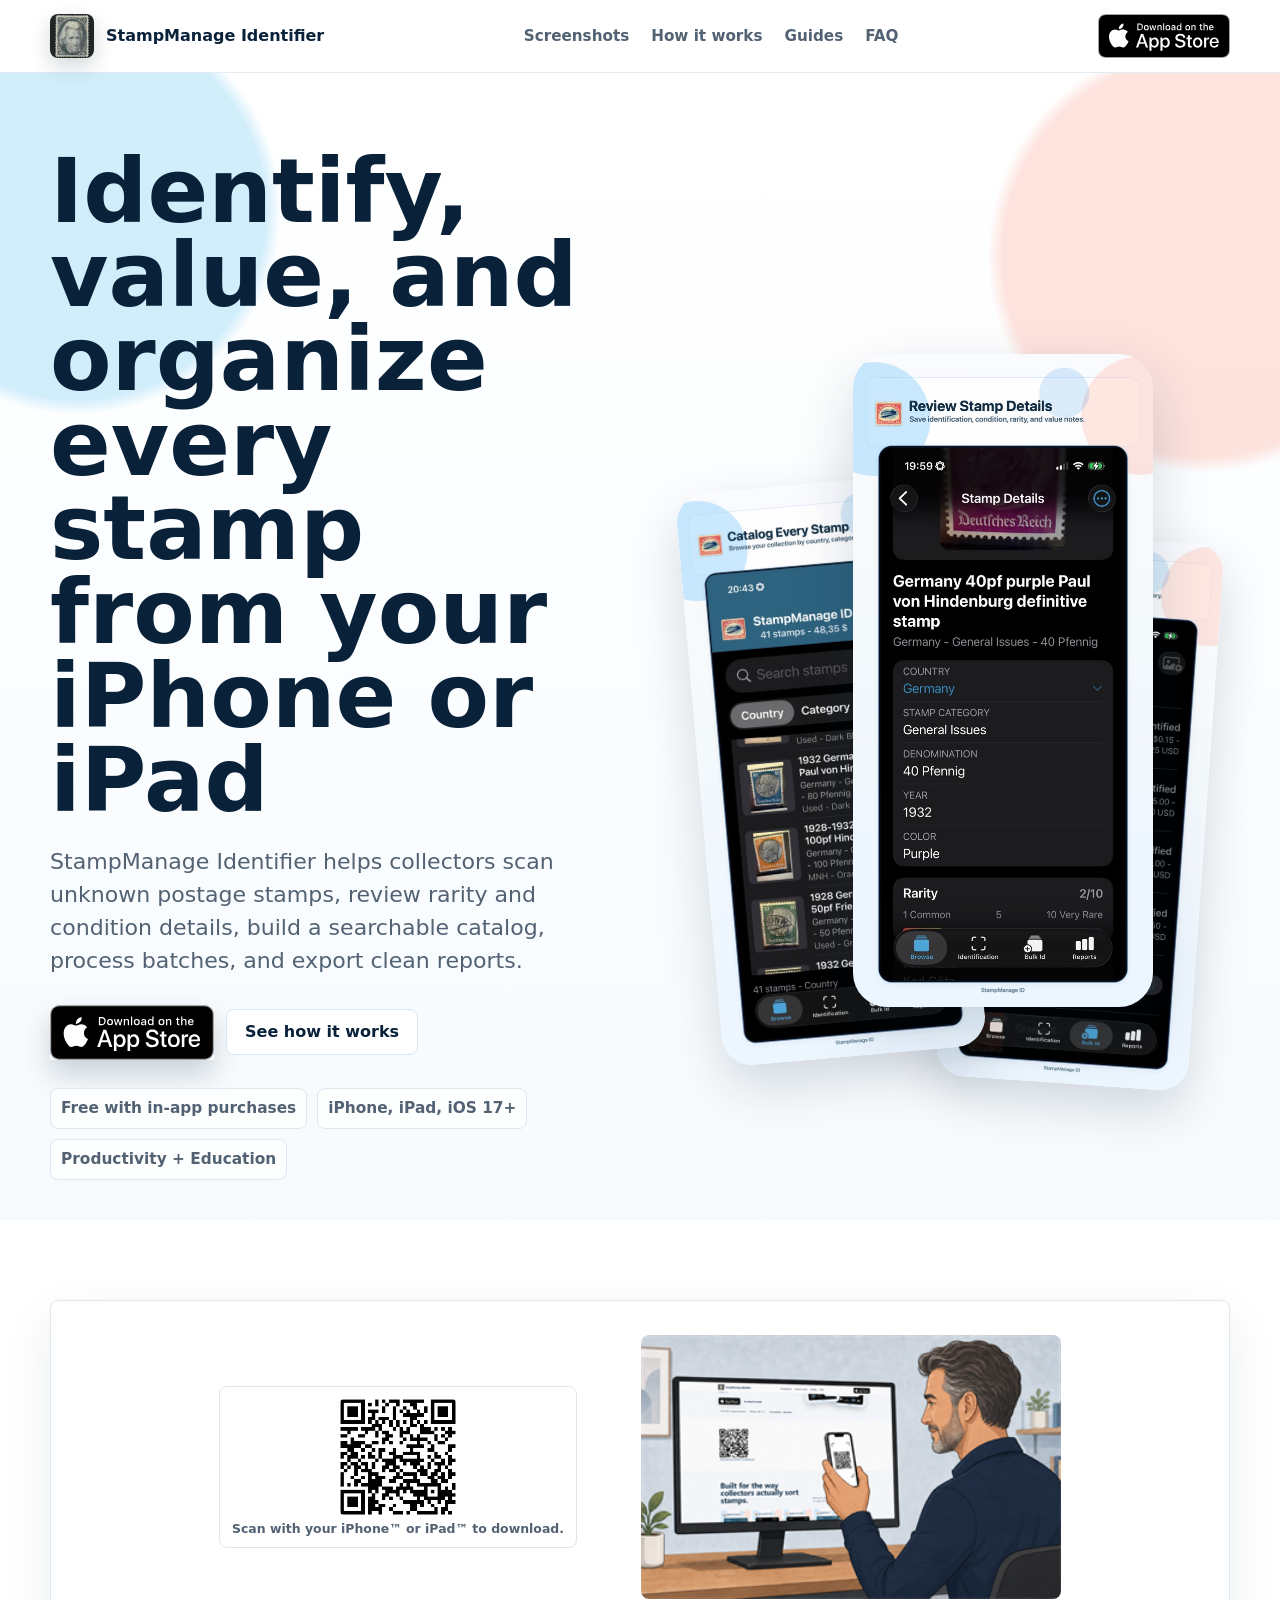
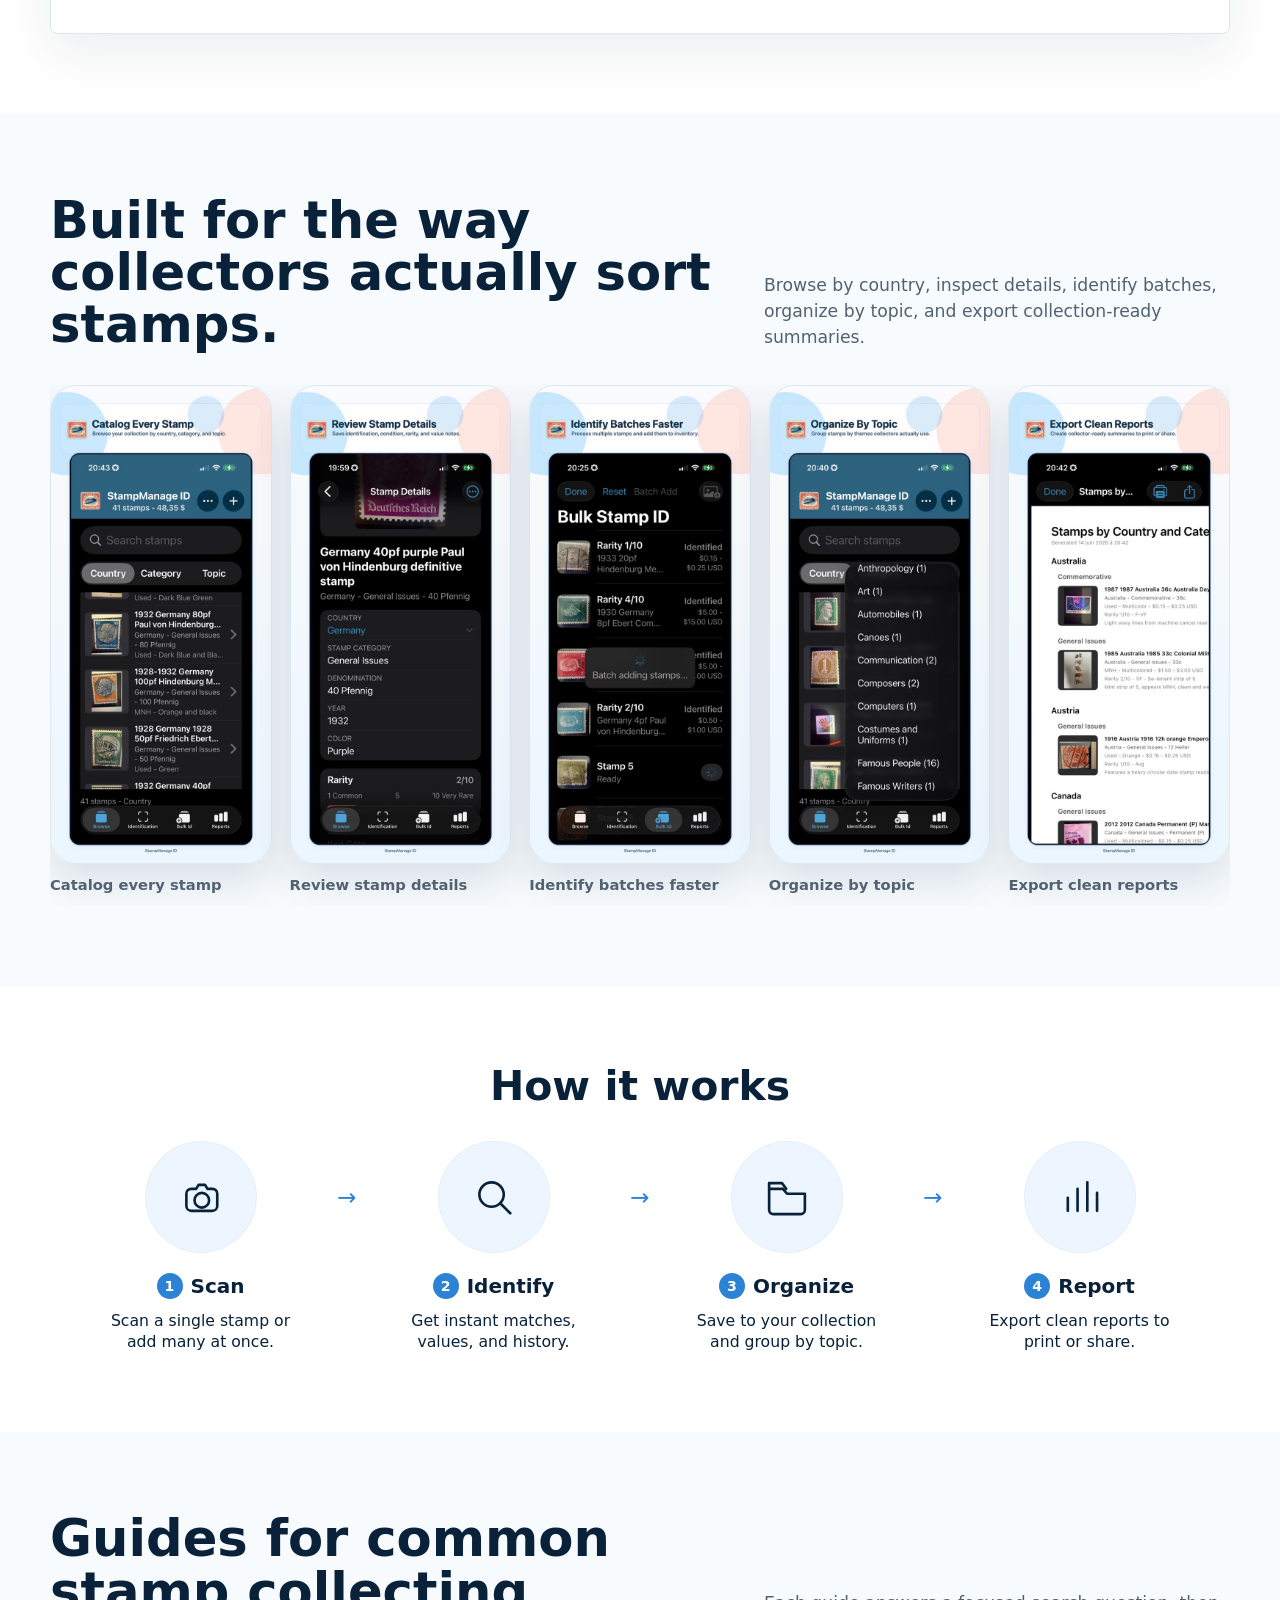
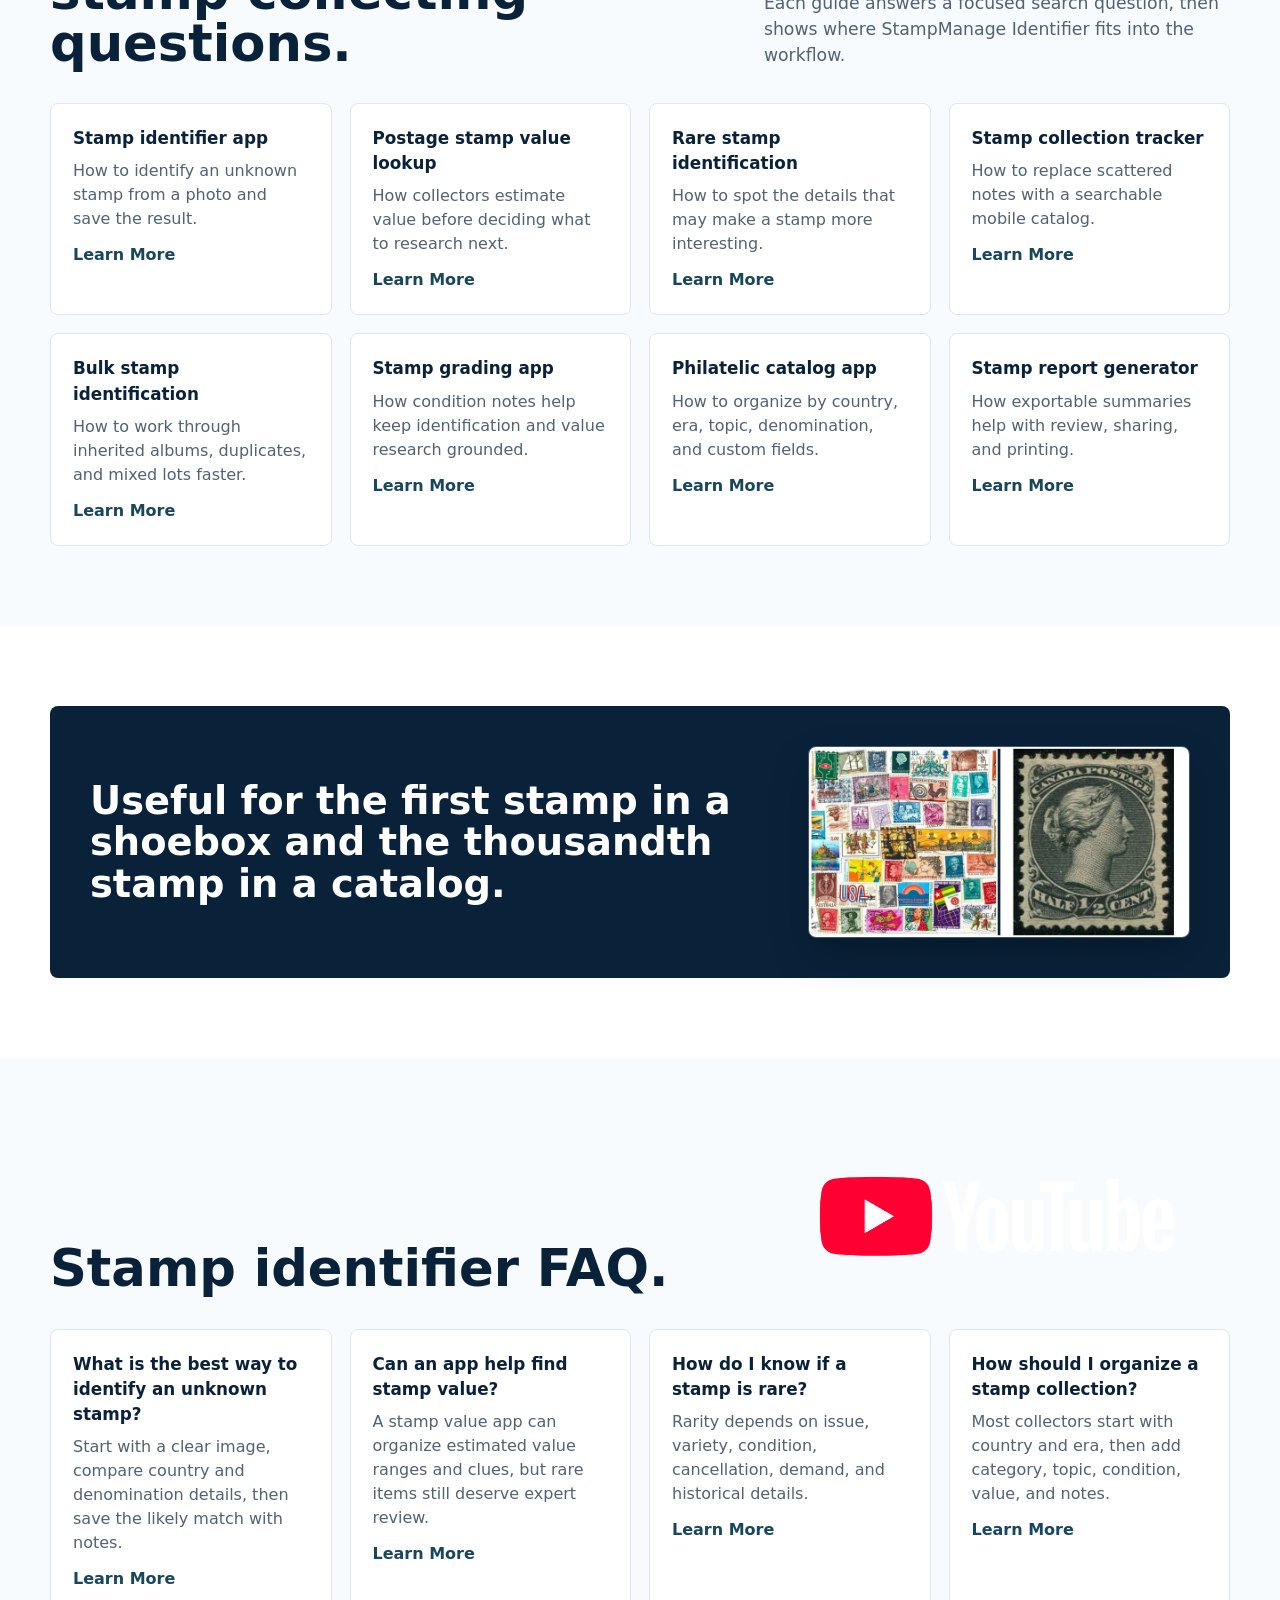
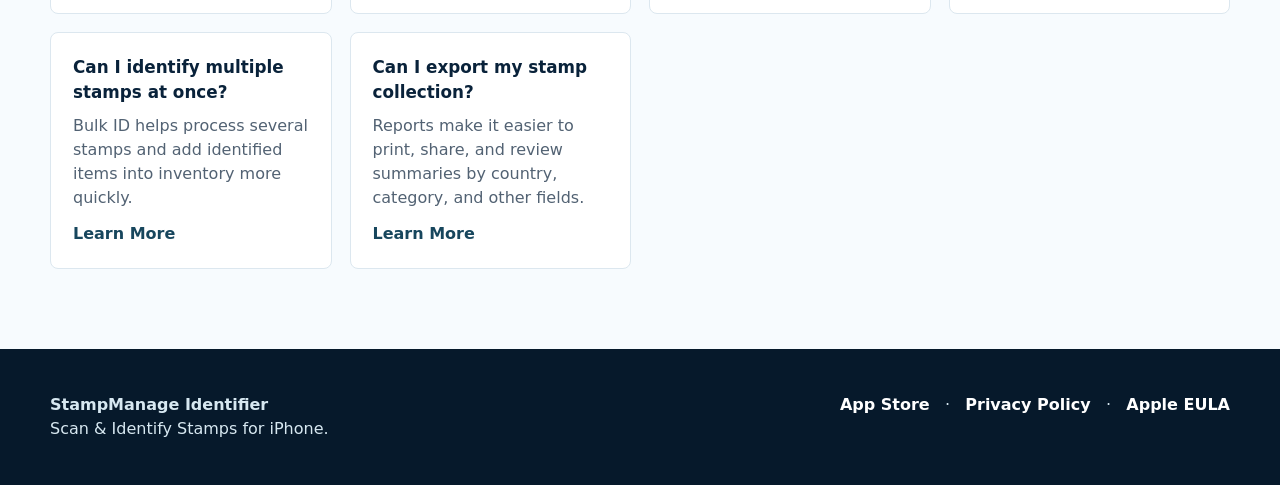
<file: index.html>
<!doctype html>
<html lang="en">
<head>
  <meta charset="utf-8">
  <meta name="viewport" content="width=device-width, initial-scale=1">
  <title>Stamp Identifier App for iPhone | StampManage Identifier</title>
  <meta name="description" content="Scan, identify, value, organize, and report on postage stamps with StampManage Identifier, an iPhone and iPad stamp identifier and collection tracker for collectors.">
  <link rel="canonical" href="https://stampmanageidentifier.app/">
  <meta property="og:title" content="StampManage Identifier - Stamp Identifier App for iPhone and iPad">
  <meta property="og:description" content="Identify, value, and organize stamps from your iPhone. Built for collectors, inherited collections, and philatelic research.">
  <meta property="og:image" content="assets/app-icon.jpg">
  <link rel="icon" type="image/png" sizes="32x32" href="assets/favicon-32.png">
  <link rel="icon" type="image/png" sizes="16x16" href="assets/favicon-16.png">
  <link rel="apple-touch-icon" href="assets/app-icon.jpg">
  <link rel="stylesheet" href="styles.css">
  <script type="application/ld+json">
  {
    "@context": "https://schema.org",
    "@type": "SoftwareApplication",
    "name": "StampManage Identifier",
    "applicationCategory": "ProductivityApplication",
    "operatingSystem": "iOS",
    "offers": {"@type": "Offer", "price": "0", "priceCurrency": "USD"},
    "downloadUrl": "https://apps.apple.com/us/app/stampmanage-identifier/id6780072883",
    "description": "An iPhone and iPad app for stamp identification, value lookup, grading notes, bulk stamp ID, collection tracking, and reports."
  }
  </script>
</head>
<body>
  <header class="site-header">
    <nav class="nav" aria-label="Primary">
      <a class="brand" href="#">
        <img src="assets/app-icon.jpg" alt="StampManage Identifier app icon">
        <span>StampManage Identifier</span>
      </a>
      <div class="nav-links">
        <a href="#screenshots">Screenshots</a>
        <a href="#how-it-works">How it works</a>
        <a href="#guides">Guides</a>
        <a href="#faq">FAQ</a>
      </div>
      <a class="app-store-badge nav-badge" href="https://apps.apple.com/us/app/stampmanage-identifier/id6780072883" aria-label="Download on the App Store">
        <img src="assets/download-on-app-store.svg" alt="Download on the App Store">
      </a>
    </nav>
  </header>

  <main>
    <section class="hero">
      <div class="hero-inner">
        <div class="hero-copy">
          <h1>Identify, value, and organize every stamp from your iPhone or iPad</h1>
          <p>StampManage Identifier helps collectors scan unknown postage stamps, review rarity and condition details, build a searchable catalog, process batches, and export clean reports.</p>
          <div class="hero-actions">
            <a class="app-store-badge" href="https://apps.apple.com/us/app/stampmanage-identifier/id6780072883" aria-label="Download on the App Store">
              <img src="assets/download-on-app-store.svg" alt="Download on the App Store">
            </a>
            <a class="button secondary" href="#how-it-works">See how it works</a>
          </div>
          <div class="facts" aria-label="App facts">
            <span>Free with in-app purchases</span>
            <span>iPhone, iPad, iOS 17+</span>
            <span>Productivity + Education</span>
          </div>
        </div>
        <div class="phone-cluster" aria-label="StampManage Identifier screenshots">
          <img class="phone left" src="assets/screenshot-01-01-browse.jpg" alt="Catalog every stamp by country, category, and topic">
          <img class="phone main" src="assets/screenshot-02-02-details.jpg" alt="Review stamp details including country, year, color, and rarity">
          <img class="phone right" src="assets/screenshot-03-03-bulkid.jpg" alt="Bulk stamp identification workflow">
        </div>
      </div>
    </section>

    <section class="section" id="download">
      <div class="section-inner">
        <div class="qr-download">
          <a class="qr-card" href="https://apps.apple.com/us/app/stampmanage-identifier/id6780072883" aria-label="Open StampManage Identifier on the App Store">
            <img src="assets/app-store-qr.png" alt="QR code to open StampManage Identifier on the App Store">
            <span>Scan with your iPhone&trade; or iPad&trade; to download.</span>
          </a>
          <img class="qr-download-illustration" src="assets/qr-download-illustration.png" alt="Collector scanning the StampManage Identifier QR code with an iPhone">
        </div>
      </div>
    </section>

    <section class="section alt" id="screenshots">
      <div class="section-inner">
        <div class="section-head">
          <h2>Built for the way collectors actually sort stamps.</h2>
          <p>Browse by country, inspect details, identify batches, organize by topic, and export collection-ready summaries.</p>
        </div>
        <div class="screens">
          <figure>
            <img src="assets/screenshot-01-01-browse.jpg" alt="Browse stamp collection screenshot">
            <figcaption>Catalog every stamp</figcaption>
          </figure>
          <figure>
            <img src="assets/screenshot-02-02-details.jpg" alt="Stamp details screenshot">
            <figcaption>Review stamp details</figcaption>
          </figure>
          <figure>
            <img src="assets/screenshot-03-03-bulkid.jpg" alt="Bulk stamp ID screenshot">
            <figcaption>Identify batches faster</figcaption>
          </figure>
          <figure>
            <img src="assets/screenshot-04-04-topics.jpg" alt="Organize stamps by topic screenshot">
            <figcaption>Organize by topic</figcaption>
          </figure>
          <figure>
            <img src="assets/screenshot-05-05-reports.jpg" alt="Stamp report export screenshot">
            <figcaption>Export clean reports</figcaption>
          </figure>
        </div>
      </div>
    </section>

    <section class="section" id="how-it-works">
      <div class="section-inner">
        <div class="workflow-head">
          <h2>How it works</h2>
        </div>
        <div class="steps" aria-label="How StampManage Identifier works">
          <div class="step">
            <div class="step-icon" aria-hidden="true">
              <svg viewBox="0 0 64 64" focusable="false">
                <path d="M20 22h6l3-5h8l3 5h6a6 6 0 0 1 6 6v15a6 6 0 0 1-6 6H20a6 6 0 0 1-6-6V28a6 6 0 0 1 6-6Z"/>
                <circle cx="33" cy="36" r="9"/>
              </svg>
            </div>
            <strong><span>1</span> Scan</strong>
            <p>Scan a single stamp or add many at once.</p>
          </div>
          <div class="step-arrow" aria-hidden="true">&rarr;</div>
          <div class="step">
            <div class="step-icon" aria-hidden="true">
              <svg viewBox="0 0 64 64" focusable="false">
                <circle cx="29" cy="29" r="15"/>
                <path d="m40 40 12 12"/>
              </svg>
            </div>
            <strong><span>2</span> Identify</strong>
            <p>Get instant matches, values, and history.</p>
          </div>
          <div class="step-arrow" aria-hidden="true">&rarr;</div>
          <div class="step">
            <div class="step-icon" aria-hidden="true">
              <svg viewBox="0 0 64 64" focusable="false">
                <path d="M10 22h17l5 6h22v20a5 5 0 0 1-5 5H15a5 5 0 0 1-5-5V22Z"/>
                <path d="M10 22v-7h16l5 7"/>
              </svg>
            </div>
            <strong><span>3</span> Organize</strong>
            <p>Save to your collection and group by topic.</p>
          </div>
          <div class="step-arrow" aria-hidden="true">&rarr;</div>
          <div class="step">
            <div class="step-icon" aria-hidden="true">
              <svg viewBox="0 0 64 64" focusable="false">
                <path d="M17 49V33"/>
                <path d="M29 49V22"/>
                <path d="M41 49V14"/>
                <path d="M53 49V27"/>
              </svg>
            </div>
            <strong><span>4</span> Report</strong>
            <p>Export clean reports to print or share.</p>
          </div>
        </div>
      </div>
    </section>

    <section class="section alt" id="guides">
      <div class="section-inner">
        <div class="section-head">
          <h2>Guides for common stamp collecting questions.</h2>
          <p>Each guide answers a focused search question, then shows where StampManage Identifier fits into the workflow.</p>
        </div>
        <div class="guide-grid">
          <div class="guide-card">
            <strong>Stamp identifier app</strong>
            <p>How to identify an unknown stamp from a photo and save the result.</p>
            <a href="guides/stamp-identifier-app.html">Learn More</a>
          </div>
          <div class="guide-card">
            <strong>Postage stamp value lookup</strong>
            <p>How collectors estimate value before deciding what to research next.</p>
            <a href="guides/postage-stamp-value-lookup.html">Learn More</a>
          </div>
          <div class="guide-card">
            <strong>Rare stamp identification</strong>
            <p>How to spot the details that may make a stamp more interesting.</p>
            <a href="guides/rare-stamp-identification.html">Learn More</a>
          </div>
          <div class="guide-card">
            <strong>Stamp collection tracker</strong>
            <p>How to replace scattered notes with a searchable mobile catalog.</p>
            <a href="guides/stamp-collection-tracker.html">Learn More</a>
          </div>
          <div class="guide-card">
            <strong>Bulk stamp identification</strong>
            <p>How to work through inherited albums, duplicates, and mixed lots faster.</p>
            <a href="guides/bulk-stamp-identification.html">Learn More</a>
          </div>
          <div class="guide-card">
            <strong>Stamp grading app</strong>
            <p>How condition notes help keep identification and value research grounded.</p>
            <a href="guides/stamp-grading-app.html">Learn More</a>
          </div>
          <div class="guide-card">
            <strong>Philatelic catalog app</strong>
            <p>How to organize by country, era, topic, denomination, and custom fields.</p>
            <a href="guides/philatelic-catalog-app.html">Learn More</a>
          </div>
          <div class="guide-card">
            <strong>Stamp report generator</strong>
            <p>How exportable summaries help with review, sharing, and printing.</p>
            <a href="guides/stamp-report-generator.html">Learn More</a>
          </div>
        </div>
      </div>
    </section>

    <section class="section">
      <div class="section-inner">
        <div class="quote-band">
          <p>Useful for the first stamp in a shoebox and the thousandth stamp in a catalog.</p>
          <img class="quote-image" src="assets/stamp-side-by-side.jpg" alt="A mixed stamp collection beside a close-up Canada half cent stamp with a divider">
        </div>
      </div>
    </section>

    <section class="section alt" id="faq">
      <div class="section-inner">
        <div class="section-head">
          <h2>Stamp identifier FAQ.</h2>
          <a class="youtube-button" href="https://www.youtube.com/@StampManageIdentifier/shorts" aria-label="Watch StampManage Identifier Shorts on YouTube">
            <img src="assets/youtube-shorts-button.png" alt="YouTube">
          </a>
        </div>
        <div class="faq-grid">
          <div class="faq-card">
            <strong>What is the best way to identify an unknown stamp?</strong>
            <p>Start with a clear image, compare country and denomination details, then save the likely match with notes.</p>
            <a href="guides/stamp-identifier-app.html">Learn More</a>
          </div>
          <div class="faq-card">
            <strong>Can an app help find stamp value?</strong>
            <p>A stamp value app can organize estimated value ranges and clues, but rare items still deserve expert review.</p>
            <a href="guides/postage-stamp-value-lookup.html">Learn More</a>
          </div>
          <div class="faq-card">
            <strong>How do I know if a stamp is rare?</strong>
            <p>Rarity depends on issue, variety, condition, cancellation, demand, and historical details.</p>
            <a href="guides/rare-stamp-identification.html">Learn More</a>
          </div>
          <div class="faq-card">
            <strong>How should I organize a stamp collection?</strong>
            <p>Most collectors start with country and era, then add category, topic, condition, value, and notes.</p>
            <a href="guides/stamp-collection-tracker.html">Learn More</a>
          </div>
          <div class="faq-card">
            <strong>Can I identify multiple stamps at once?</strong>
            <p>Bulk ID helps process several stamps and add identified items into inventory more quickly.</p>
            <a href="guides/bulk-stamp-identification.html">Learn More</a>
          </div>
          <div class="faq-card">
            <strong>Can I export my stamp collection?</strong>
            <p>Reports make it easier to print, share, and review summaries by country, category, and other fields.</p>
            <a href="guides/stamp-report-generator.html">Learn More</a>
          </div>
        </div>
      </div>
    </section>
  </main>

  <footer class="site-footer">
    <div class="footer-inner">
      <div>
        <strong>StampManage Identifier</strong>
        <div>Scan & Identify Stamps for iPhone.</div>
      </div>
      <div>
        <a href="https://apps.apple.com/us/app/stampmanage-identifier/id6780072883">App Store</a>
        &nbsp; · &nbsp;
        <a href="privacy.html">Privacy Policy</a>
        &nbsp; · &nbsp;
        <a href="https://www.apple.com/legal/internet-services/itunes/dev/stdeula/">Apple EULA</a>
      </div>
    </div>
  </footer>
  <!-- BEGIN ProvideSupport.com Visitor Monitoring Code -->
  <script>(function(D){function f(){function n(n,e){e=D.createElement("script");e.src="https://image.providesupport.com/"+n,D.body.appendChild(e)}n("js/03rc461rd7kp819k1q60ocgb35/safe-monitor-sync.js?ps_h=vn31&ps_t="+Date.now()),n("sjs/static.js")}D.readyState=="complete"?f():window.addEventListener("load",f)})(document)</script><noscript><div style="display:inline"><a href="https://vm.providesupport.com/03rc461rd7kp819k1q60ocgb35"><img src="//image.providesupport.com/image/03rc461rd7kp819k1q60ocgb35.gif" style="border:0px" alt=""/></a></div></noscript>
  <!-- END ProvideSupport.com Visitor Monitoring Code -->
</body>
</html>
</file>
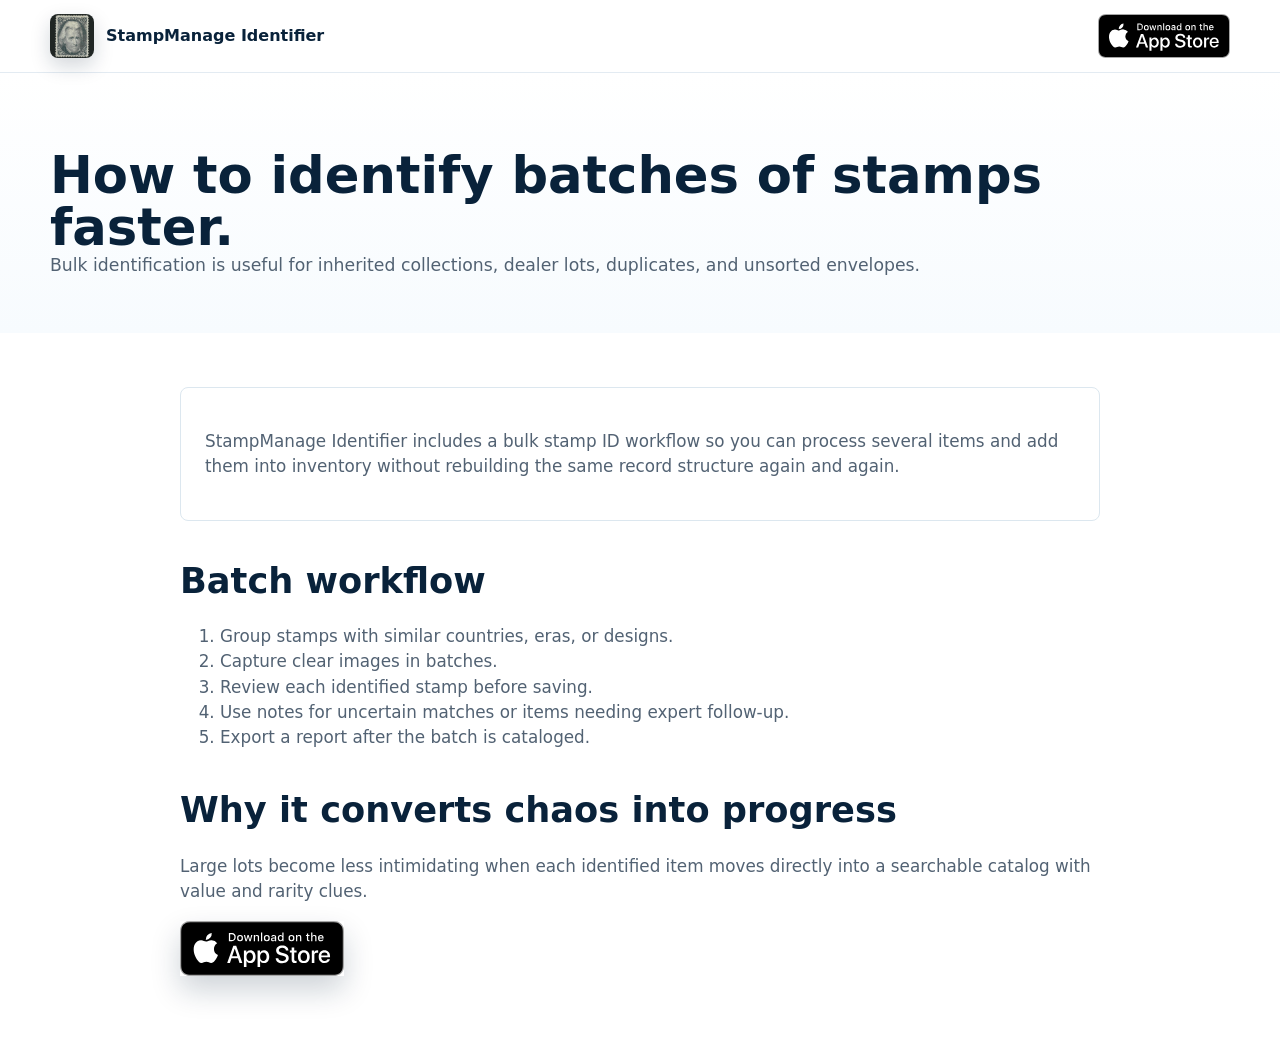
<file: guides/bulk-stamp-identification.html>
<!doctype html>
<html lang="en">
<head>
  <meta charset="utf-8">
  <meta name="viewport" content="width=device-width, initial-scale=1">
  <title>Bulk Stamp Identification: Process Multiple Stamps Faster</title>
  <meta name="description" content="Learn how to identify multiple stamps faster with a bulk stamp identification workflow in StampManage Identifier for iPhone.">
  <link rel="stylesheet" href="../styles.css">
</head>
<body>
  <header class="site-header"><nav class="nav"><a class="brand" href="../index.html"><img src="../assets/app-icon.jpg" alt=""> <span>StampManage Identifier</span></a><a class="app-store-badge nav-badge" href="https://apps.apple.com/us/app/stampmanage-identifier/id6780072883" aria-label="Download on the App Store"><img src="../assets/download-on-app-store.svg" alt="Download on the App Store"></a></nav></header>
  <main>
    <section class="guide-hero"><div class="section-inner"><h1>How to identify batches of stamps faster.</h1><p>Bulk identification is useful for inherited collections, dealer lots, duplicates, and unsorted envelopes.</p></div></section>
    <article class="guide-layout">
      <div class="panel"><p>StampManage Identifier includes a bulk stamp ID workflow so you can process several items and add them into inventory without rebuilding the same record structure again and again.</p></div>
      <h2>Batch workflow</h2>
      <ol><li>Group stamps with similar countries, eras, or designs.</li><li>Capture clear images in batches.</li><li>Review each identified stamp before saving.</li><li>Use notes for uncertain matches or items needing expert follow-up.</li><li>Export a report after the batch is cataloged.</li></ol>
      <h2>Why it converts chaos into progress</h2>
      <p>Large lots become less intimidating when each identified item moves directly into a searchable catalog with value and rarity clues.</p>
      <a class="app-store-badge" href="https://apps.apple.com/us/app/stampmanage-identifier/id6780072883" aria-label="Download on the App Store"><img src="../assets/download-on-app-store.svg" alt="Download on the App Store"></a>
    </article>
  </main>
  <!-- BEGIN ProvideSupport.com Visitor Monitoring Code -->
  <script>(function(D){function f(){function n(n,e){e=D.createElement("script");e.src="https://image.providesupport.com/"+n,D.body.appendChild(e)}n("js/03rc461rd7kp819k1q60ocgb35/safe-monitor-sync.js?ps_h=vn31&ps_t="+Date.now()),n("sjs/static.js")}D.readyState=="complete"?f():window.addEventListener("load",f)})(document)</script><noscript><div style="display:inline"><a href="https://vm.providesupport.com/03rc461rd7kp819k1q60ocgb35"><img src="//image.providesupport.com/image/03rc461rd7kp819k1q60ocgb35.gif" style="border:0px" alt=""/></a></div></noscript>
  <!-- END ProvideSupport.com Visitor Monitoring Code -->
</body>
</html>
</file>
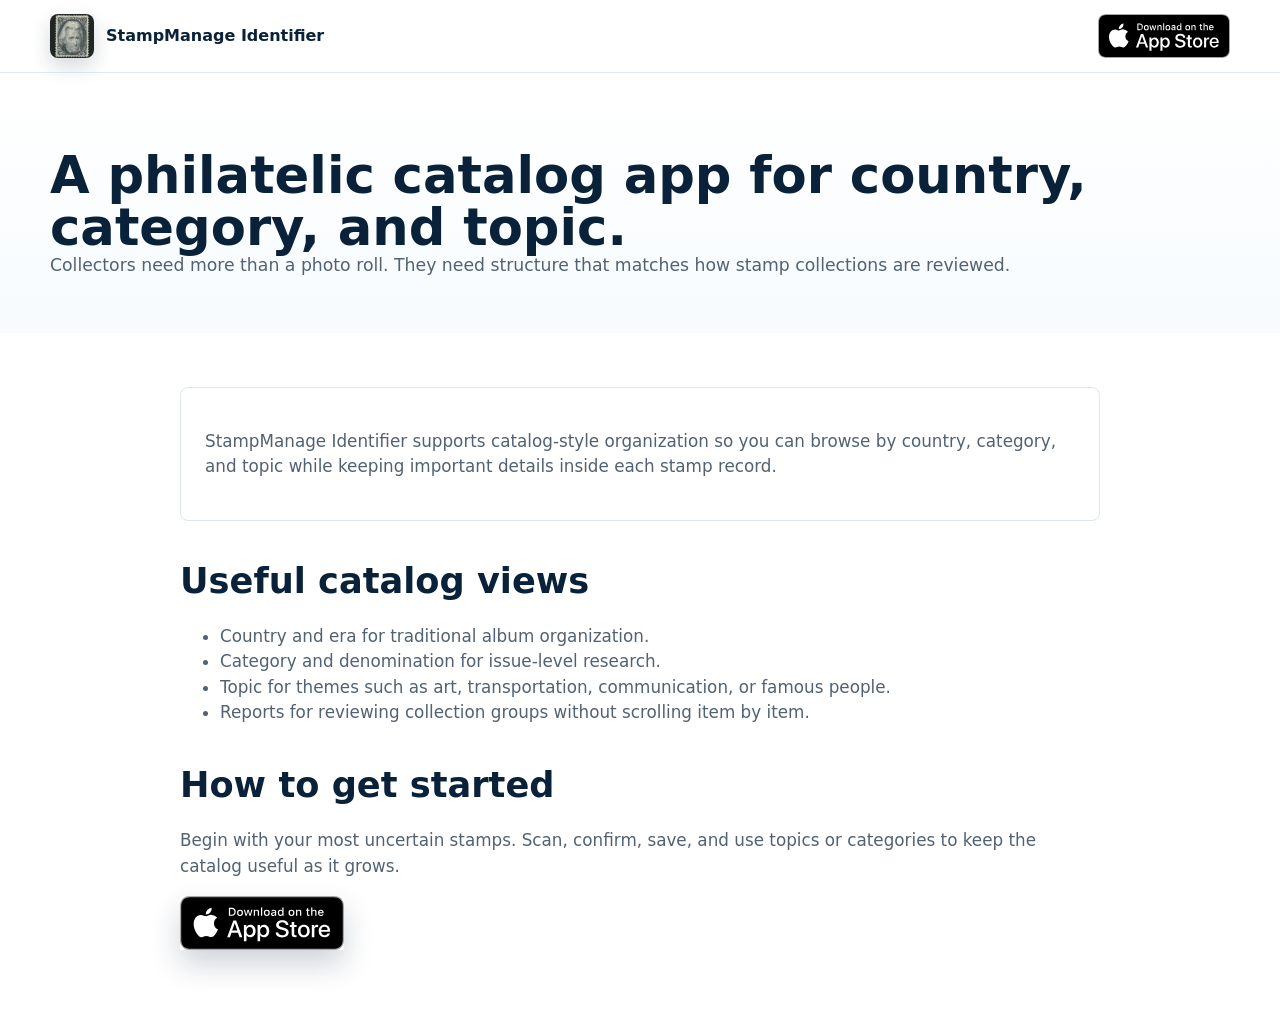
<file: guides/philatelic-catalog-app.html>
<!doctype html>
<html lang="en">
<head>
  <meta charset="utf-8">
  <meta name="viewport" content="width=device-width, initial-scale=1">
  <title>Philatelic Catalog App: Organize Stamps by Country and Topic</title>
  <meta name="description" content="Learn how a philatelic catalog app helps organize stamps by country, era, category, topic, value, and notes.">
  <link rel="stylesheet" href="../styles.css">
</head>
<body>
  <header class="site-header"><nav class="nav"><a class="brand" href="../index.html"><img src="../assets/app-icon.jpg" alt=""> <span>StampManage Identifier</span></a><a class="app-store-badge nav-badge" href="https://apps.apple.com/us/app/stampmanage-identifier/id6780072883" aria-label="Download on the App Store"><img src="../assets/download-on-app-store.svg" alt="Download on the App Store"></a></nav></header>
  <main>
    <section class="guide-hero"><div class="section-inner"><h1>A philatelic catalog app for country, category, and topic.</h1><p>Collectors need more than a photo roll. They need structure that matches how stamp collections are reviewed.</p></div></section>
    <article class="guide-layout">
      <div class="panel"><p>StampManage Identifier supports catalog-style organization so you can browse by country, category, and topic while keeping important details inside each stamp record.</p></div>
      <h2>Useful catalog views</h2>
      <ul><li>Country and era for traditional album organization.</li><li>Category and denomination for issue-level research.</li><li>Topic for themes such as art, transportation, communication, or famous people.</li><li>Reports for reviewing collection groups without scrolling item by item.</li></ul>
      <h2>How to get started</h2>
      <p>Begin with your most uncertain stamps. Scan, confirm, save, and use topics or categories to keep the catalog useful as it grows.</p>
      <a class="app-store-badge" href="https://apps.apple.com/us/app/stampmanage-identifier/id6780072883" aria-label="Download on the App Store"><img src="../assets/download-on-app-store.svg" alt="Download on the App Store"></a>
    </article>
  </main>
  <!-- BEGIN ProvideSupport.com Visitor Monitoring Code -->
  <script>(function(D){function f(){function n(n,e){e=D.createElement("script");e.src="https://image.providesupport.com/"+n,D.body.appendChild(e)}n("js/03rc461rd7kp819k1q60ocgb35/safe-monitor-sync.js?ps_h=vn31&ps_t="+Date.now()),n("sjs/static.js")}D.readyState=="complete"?f():window.addEventListener("load",f)})(document)</script><noscript><div style="display:inline"><a href="https://vm.providesupport.com/03rc461rd7kp819k1q60ocgb35"><img src="//image.providesupport.com/image/03rc461rd7kp819k1q60ocgb35.gif" style="border:0px" alt=""/></a></div></noscript>
  <!-- END ProvideSupport.com Visitor Monitoring Code -->
</body>
</html>
</file>
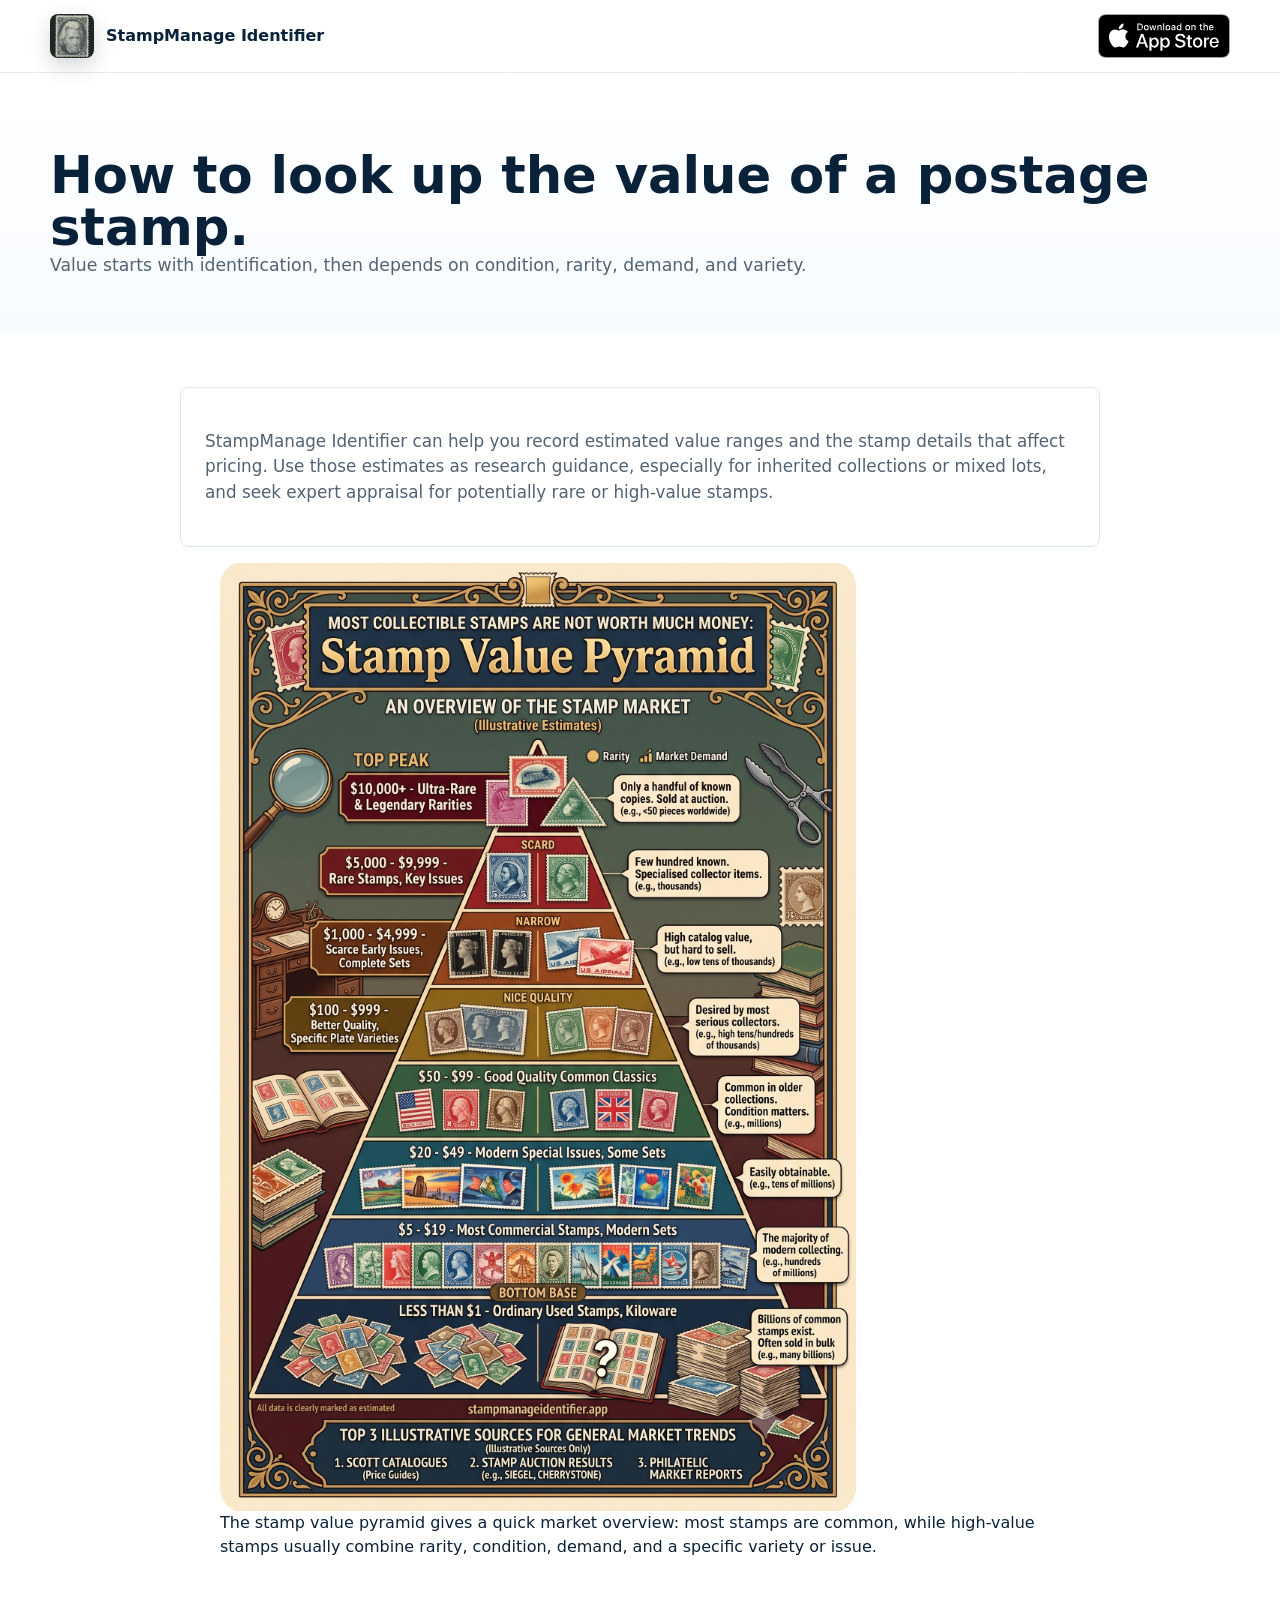
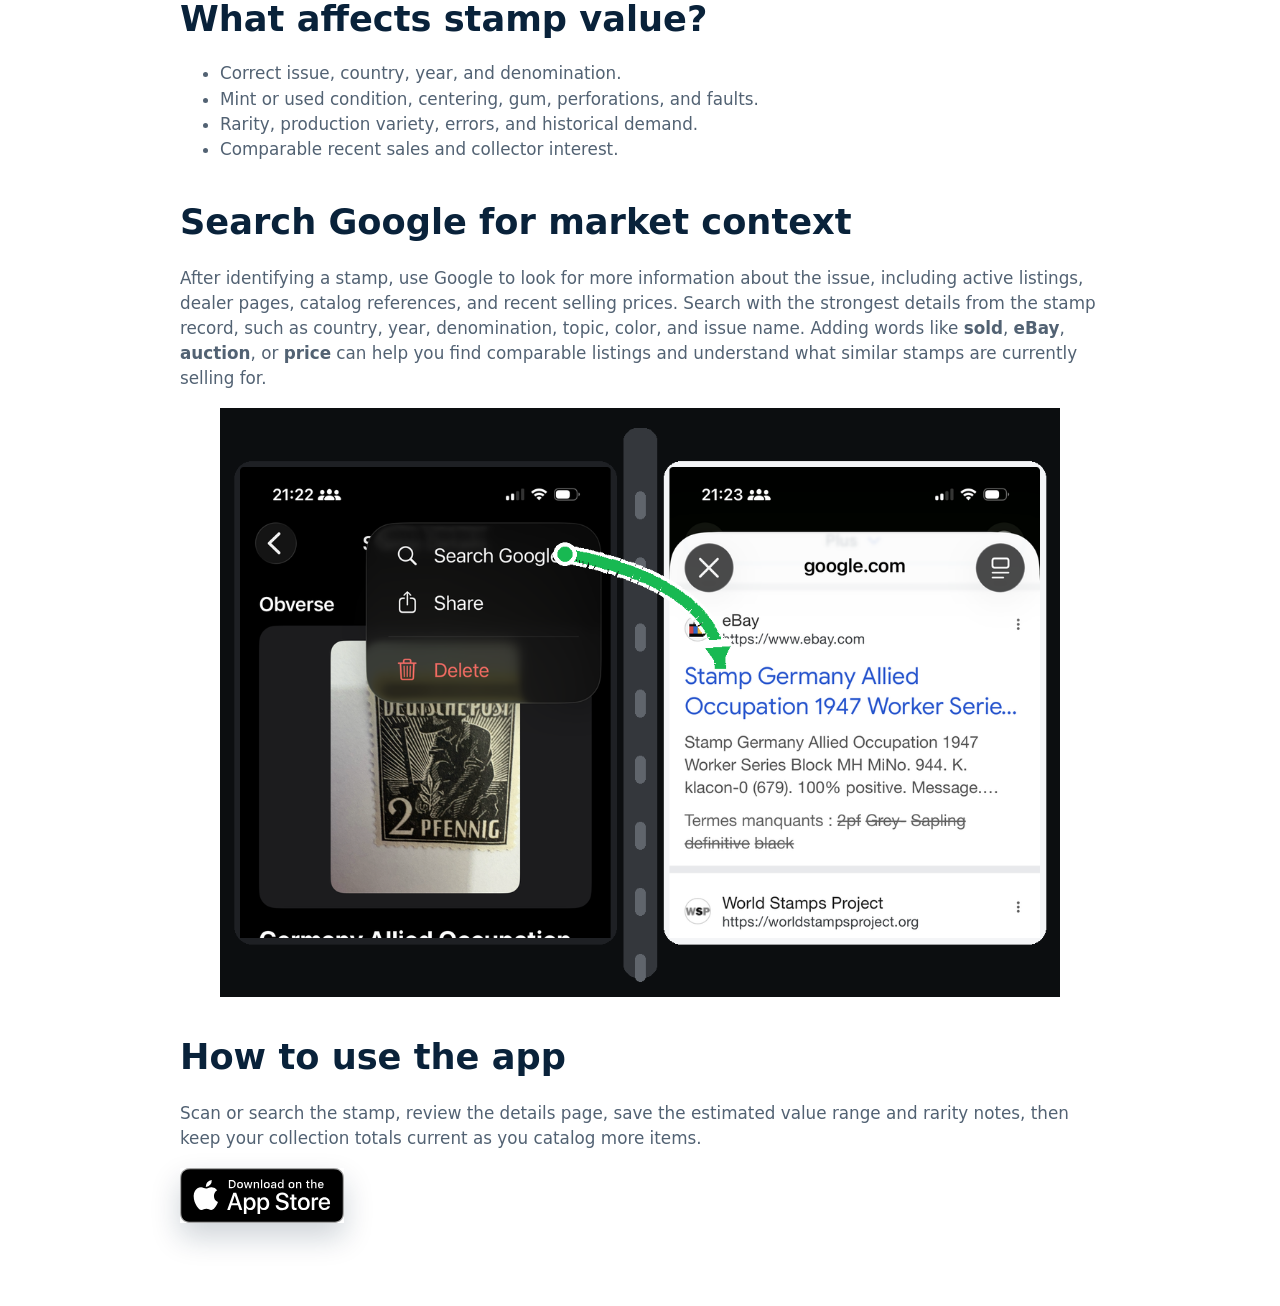
<file: guides/postage-stamp-value-lookup.html>
<!doctype html>
<html lang="en">
<head>
  <meta charset="utf-8">
  <meta name="viewport" content="width=device-width, initial-scale=1">
  <title>Postage Stamp Value Lookup: Find What a Stamp May Be Worth</title>
  <meta name="description" content="Learn how to look up postage stamp value using identity, condition, rarity, and market clues with StampManage Identifier for iPhone.">
  <link rel="stylesheet" href="../styles.css">
</head>
<body>
  <header class="site-header"><nav class="nav"><a class="brand" href="../index.html"><img src="../assets/app-icon.jpg" alt=""> <span>StampManage Identifier</span></a><a class="app-store-badge nav-badge" href="https://apps.apple.com/us/app/stampmanage-identifier/id6780072883" aria-label="Download on the App Store"><img src="../assets/download-on-app-store.svg" alt="Download on the App Store"></a></nav></header>
  <main>
    <section class="guide-hero"><div class="section-inner"><h1>How to look up the value of a postage stamp.</h1><p>Value starts with identification, then depends on condition, rarity, demand, and variety.</p></div></section>
    <article class="guide-layout">
      <div class="panel"><p>StampManage Identifier can help you record estimated value ranges and the stamp details that affect pricing. Use those estimates as research guidance, especially for inherited collections or mixed lots, and seek expert appraisal for potentially rare or high-value stamps.</p></div>
      <figure class="guide-image">
        <img src="../assets/stamp-value-pyramid.png" alt="Stamp value pyramid showing how most collectible stamps are common while rare and legendary stamps are at the top">
        <figcaption>The stamp value pyramid gives a quick market overview: most stamps are common, while high-value stamps usually combine rarity, condition, demand, and a specific variety or issue.</figcaption>
      </figure>
      <h2>What affects stamp value?</h2>
      <ul><li>Correct issue, country, year, and denomination.</li><li>Mint or used condition, centering, gum, perforations, and faults.</li><li>Rarity, production variety, errors, and historical demand.</li><li>Comparable recent sales and collector interest.</li></ul>
      <h2>Search Google for market context</h2>
      <p>After identifying a stamp, use Google to look for more information about the issue, including active listings, dealer pages, catalog references, and recent selling prices. Search with the strongest details from the stamp record, such as country, year, denomination, topic, color, and issue name. Adding words like <strong>sold</strong>, <strong>eBay</strong>, <strong>auction</strong>, or <strong>price</strong> can help you find comparable listings and understand what similar stamps are currently selling for.</p>
      <figure class="guide-image">
        <img src="../assets/search-google-arrow-composite.png" alt="StampManage Identifier search Google action leading to Google results for a stamp">
      </figure>
      <h2>How to use the app</h2>
      <p>Scan or search the stamp, review the details page, save the estimated value range and rarity notes, then keep your collection totals current as you catalog more items.</p>
      <a class="app-store-badge" href="https://apps.apple.com/us/app/stampmanage-identifier/id6780072883" aria-label="Download on the App Store"><img src="../assets/download-on-app-store.svg" alt="Download on the App Store"></a>
    </article>
  </main>
  <!-- BEGIN ProvideSupport.com Visitor Monitoring Code -->
  <script>(function(D){function f(){function n(n,e){e=D.createElement("script");e.src="https://image.providesupport.com/"+n,D.body.appendChild(e)}n("js/03rc461rd7kp819k1q60ocgb35/safe-monitor-sync.js?ps_h=vn31&ps_t="+Date.now()),n("sjs/static.js")}D.readyState=="complete"?f():window.addEventListener("load",f)})(document)</script><noscript><div style="display:inline"><a href="https://vm.providesupport.com/03rc461rd7kp819k1q60ocgb35"><img src="//image.providesupport.com/image/03rc461rd7kp819k1q60ocgb35.gif" style="border:0px" alt=""/></a></div></noscript>
  <!-- END ProvideSupport.com Visitor Monitoring Code -->
</body>
</html>
</file>
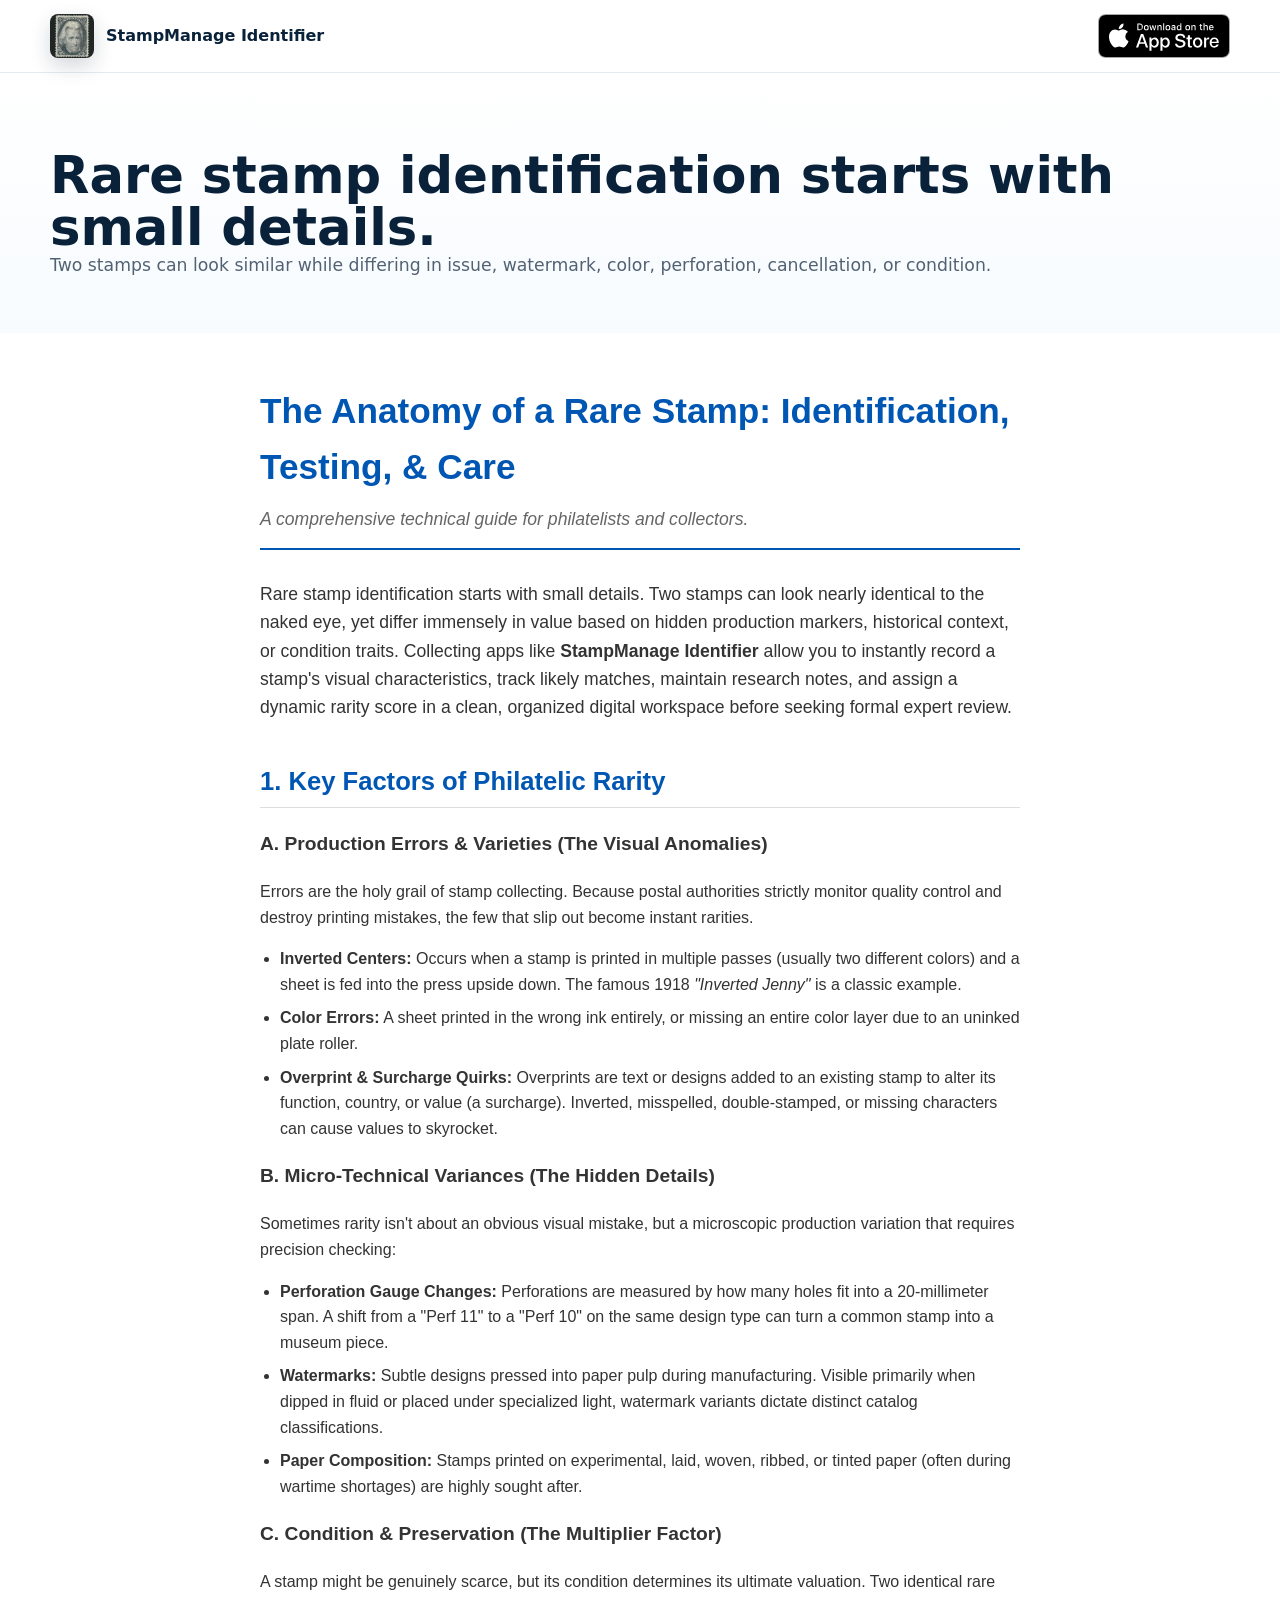
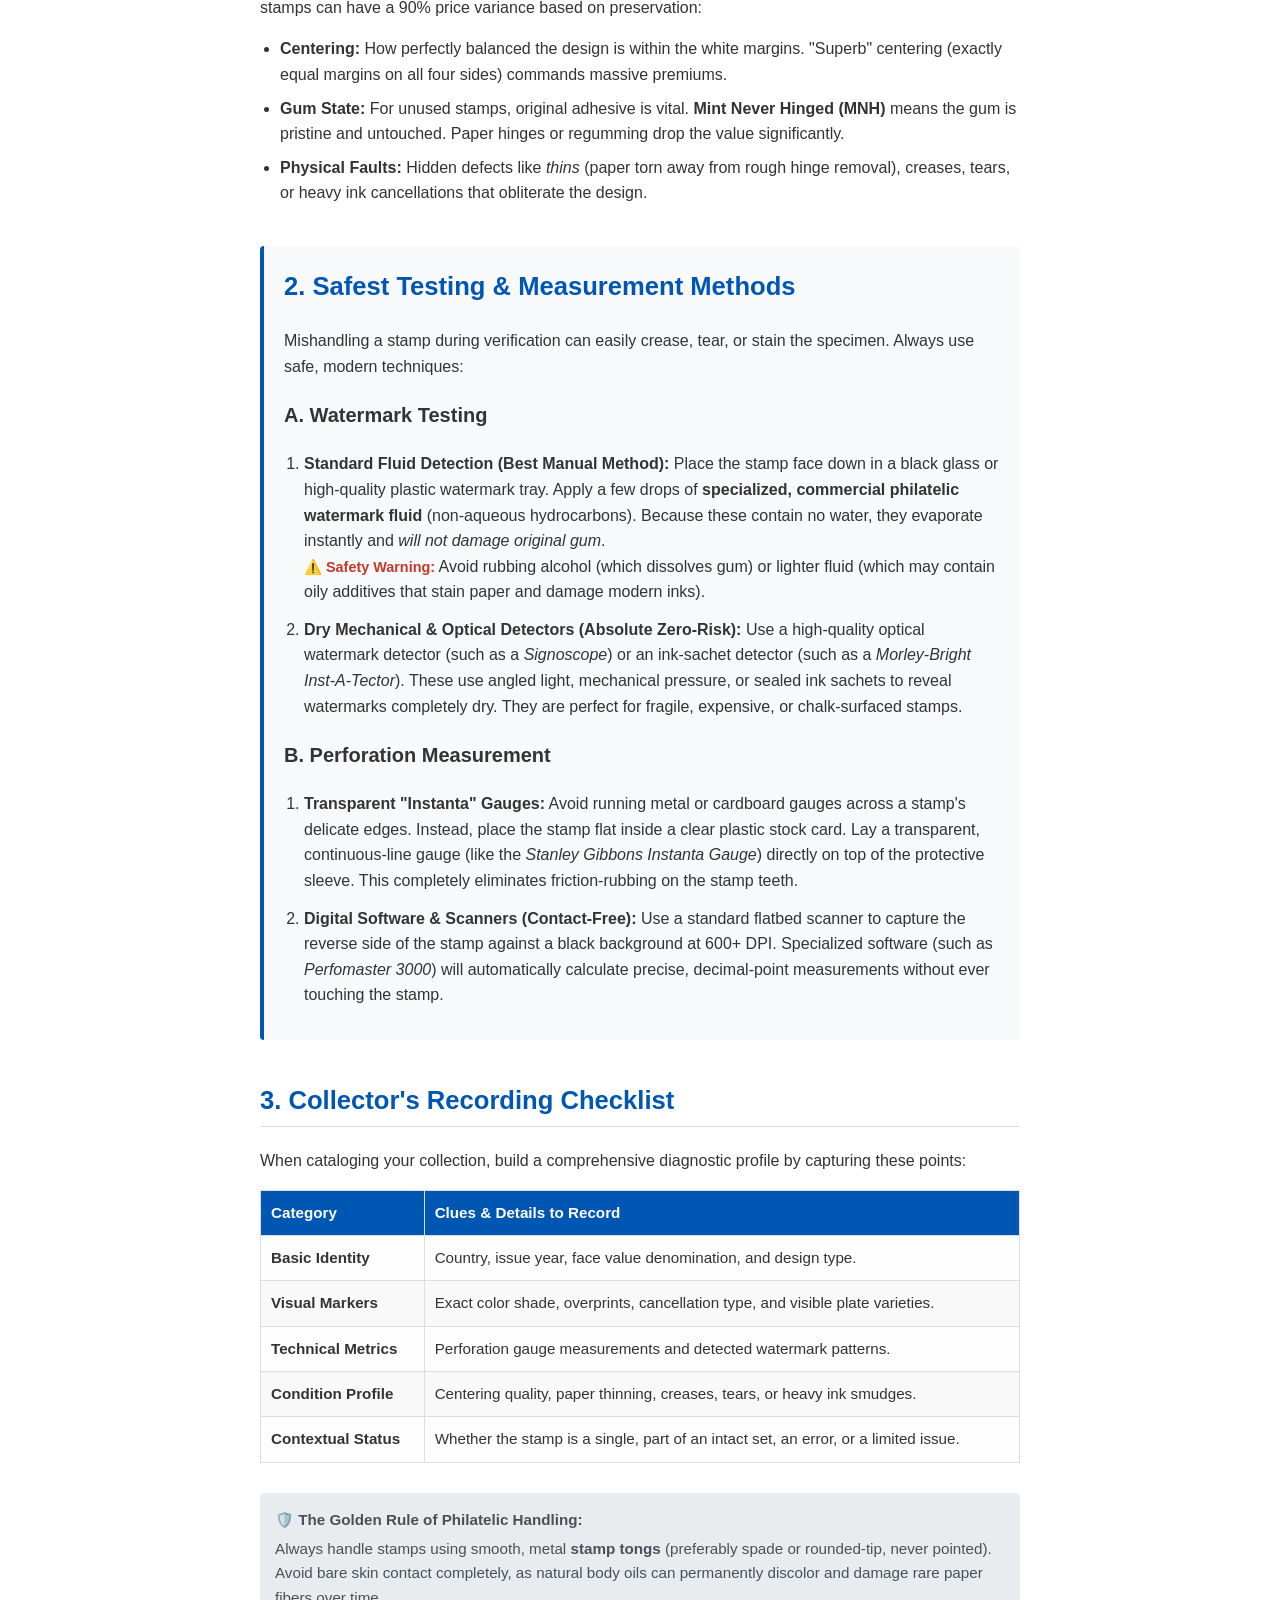
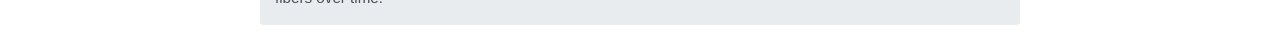
<file: guides/rare-stamp-identification.html>
<!doctype html>
<html lang="en">
<head>
  <meta charset="utf-8">
  <meta name="viewport" content="width=device-width, initial-scale=1">
  <title>Rare Stamp Identification: Clues Collectors Should Check</title>
  <meta name="description" content="Learn the details that can make a stamp rare and how StampManage Identifier helps organize rarity, condition, and history notes.">
  <link rel="stylesheet" href="../styles.css">
</head>
<body>
  <header class="site-header"><nav class="nav"><a class="brand" href="../index.html"><img src="../assets/app-icon.jpg" alt=""> <span>StampManage Identifier</span></a><a class="app-store-badge nav-badge" href="https://apps.apple.com/us/app/stampmanage-identifier/id6780072883" aria-label="Download on the App Store"><img src="../assets/download-on-app-store.svg" alt="Download on the App Store"></a></nav></header>
  <main>
    <section class="guide-hero"><div class="section-inner"><h1>Rare stamp identification starts with small details.</h1><p>Two stamps can look similar while differing in issue, watermark, color, perforation, cancellation, or condition.</p></div></section>


<!-- Start of Philatelic Rarity Guide -->
<article class="philatelic-guide" style="max-width: 800px; margin: 0 auto; font-family: -apple-system, BlinkMacSystemFont, 'Segoe UI', Roboto, Helvetica, Arial, sans-serif; color: #333; line-height: 1.6; padding: 20px;">
    
    <header style="border-bottom: 2px solid #0056b3; padding-bottom: 15px; margin-bottom: 30px;">
        <h1 style="color: #0056b3; font-size: 2.2rem; margin-bottom: 10px;">The Anatomy of a Rare Stamp: Identification, Testing, & Care</h1>
        <p style="font-size: 1.1rem; color: #666; font-style: italic; margin: 0;">A comprehensive technical guide for philatelists and collectors.</p>
    </header>

    <section class="introduction" style="margin-bottom: 40px;">
        <p style="font-size: 1.1rem;">Rare stamp identification starts with small details. Two stamps can look nearly identical to the naked eye, yet differ immensely in value based on hidden production markers, historical context, or condition traits. Collecting apps like <strong>StampManage Identifier</strong> allow you to instantly record a stamp's visual characteristics, track likely matches, maintain research notes, and assign a dynamic rarity score in a clean, organized digital workspace before seeking formal expert review.</p>
    </section>

    <!-- Section 1: Core Rarity Factors -->
    <section class="rarity-factors" style="margin-bottom: 40px;">
        <h2 style="color: #0056b3; border-bottom: 1px solid #ddd; padding-bottom: 5px; font-size: 1.6rem;">1. Key Factors of Philatelic Rarity</h2>
        
        <h3 style="color: #333; font-size: 1.2rem; margin-top: 20px;">A. Production Errors &amp; Varieties (The Visual Anomalies)</h3>
        <p>Errors are the holy grail of stamp collecting. Because postal authorities strictly monitor quality control and destroy printing mistakes, the few that slip out become instant rarities.</p>
        <ul style="padding-left: 20px; margin-bottom: 20px;">
            <li style="margin-bottom: 8px;"><strong>Inverted Centers:</strong> Occurs when a stamp is printed in multiple passes (usually two different colors) and a sheet is fed into the press upside down. The famous 1918 <em>"Inverted Jenny"</em> is a classic example.</li>
            <li style="margin-bottom: 8px;"><strong>Color Errors:</strong> A sheet printed in the wrong ink entirely, or missing an entire color layer due to an uninked plate roller.</li>
            <li style="margin-bottom: 8px;"><strong>Overprint &amp; Surcharge Quirks:</strong> Overprints are text or designs added to an existing stamp to alter its function, country, or value (a surcharge). Inverted, misspelled, double-stamped, or missing characters can cause values to skyrocket.</li>
        </ul>

        <h3 style="color: #333; font-size: 1.2rem; margin-top: 20px;">B. Micro-Technical Variances (The Hidden Details)</h3>
        <p>Sometimes rarity isn't about an obvious visual mistake, but a microscopic production variation that requires precision checking:</p>
        <ul style="padding-left: 20px; margin-bottom: 20px;">
            <li style="margin-bottom: 8px;"><strong>Perforation Gauge Changes:</strong> Perforations are measured by how many holes fit into a 20-millimeter span. A shift from a "Perf 11" to a "Perf 10" on the same design type can turn a common stamp into a museum piece.</li>
            <li style="margin-bottom: 8px;"><strong>Watermarks:</strong> Subtle designs pressed into paper pulp during manufacturing. Visible primarily when dipped in fluid or placed under specialized light, watermark variants dictate distinct catalog classifications.</li>
            <li style="margin-bottom: 8px;"><strong>Paper Composition:</strong> Stamps printed on experimental, laid, woven, ribbed, or tinted paper (often during wartime shortages) are highly sought after.</li>
        </ul>

        <h3 style="color: #333; font-size: 1.2rem; margin-top: 20px;">C. Condition &amp; Preservation (The Multiplier Factor)</h3>
        <p>A stamp might be genuinely scarce, but its condition determines its ultimate valuation. Two identical rare stamps can have a 90% price variance based on preservation:</p>
        <ul style="padding-left: 20px; margin-bottom: 20px;">
            <li style="margin-bottom: 8px;"><strong>Centering:</strong> How perfectly balanced the design is within the white margins. "Superb" centering (exactly equal margins on all four sides) commands massive premiums.</li>
            <li style="margin-bottom: 8px;"><strong>Gum State:</strong> For unused stamps, original adhesive is vital. <strong>Mint Never Hinged (MNH)</strong> means the gum is pristine and untouched. Paper hinges or regumming drop the value significantly.</li>
            <li style="margin-bottom: 8px;"><strong>Physical Faults:</strong> Hidden defects like <em>thins</em> (paper torn away from rough hinge removal), creases, tears, or heavy ink cancellations that obliterate the design.</li>
        </ul>
    </section>

    <!-- Section 2: Safest Testing Methods -->
    <section class="testing-methods" style="margin-bottom: 40px; background-color: #f8f9fa; border-left: 4px solid #0056b3; padding: 20px; border-radius: 4px;">
        <h2 style="color: #0056b3; margin-top: 0; font-size: 1.6rem;">2. Safest Testing &amp; Measurement Methods</h2>
        <p>Mishandling a stamp during verification can easily crease, tear, or stain the specimen. Always use safe, modern techniques:</p>

        <h3 style="color: #333; font-size: 1.25rem; margin-top: 20px;">A. Watermark Testing</h3>
        <ol style="padding-left: 20px; margin-bottom: 20px;">
            <li style="margin-bottom: 12px;">
                <strong>Standard Fluid Detection (Best Manual Method):</strong> 
                Place the stamp face down in a black glass or high-quality plastic watermark tray. Apply a few drops of <strong>specialized, commercial philatelic watermark fluid</strong> (non-aqueous hydrocarbons). Because these contain no water, they evaporate instantly and <em>will not damage original gum</em>. 
                <br><span style="color: #c0392b; font-size: 0.9rem; font-weight: bold;">⚠️ Safety Warning:</span> Avoid rubbing alcohol (which dissolves gum) or lighter fluid (which may contain oily additives that stain paper and damage modern inks).
            </li>
            <li style="margin-bottom: 12px;">
                <strong>Dry Mechanical &amp; Optical Detectors (Absolute Zero-Risk):</strong> 
                Use a high-quality optical watermark detector (such as a <em>Signoscope</em>) or an ink-sachet detector (such as a <em>Morley-Bright Inst-A-Tector</em>). These use angled light, mechanical pressure, or sealed ink sachets to reveal watermarks completely dry. They are perfect for fragile, expensive, or chalk-surfaced stamps.
            </li>
        </ol>

        <h3 style="color: #333; font-size: 1.25rem; margin-top: 20px;">B. Perforation Measurement</h3>
        <ol style="padding-left: 20px; margin-bottom: 10px;">
            <li style="margin-bottom: 12px;">
                <strong>Transparent "Instanta" Gauges:</strong> 
                Avoid running metal or cardboard gauges across a stamp's delicate edges. Instead, place the stamp flat inside a clear plastic stock card. Lay a transparent, continuous-line gauge (like the <em>Stanley Gibbons Instanta Gauge</em>) directly on top of the protective sleeve. This completely eliminates friction-rubbing on the stamp teeth.
            </li>
            <li style="margin-bottom: 12px;">
                <strong>Digital Software &amp; Scanners (Contact-Free):</strong> 
                Use a standard flatbed scanner to capture the reverse side of the stamp against a black background at 600+ DPI. Specialized software (such as <em>Perfomaster 3000</em>) will automatically calculate precise, decimal-point measurements without ever touching the stamp.
            </li>
        </ol>
    </section>

    <!-- Section 3: Actionable Checklist -->
    <section class="checklist" style="margin-bottom: 30px;">
        <h2 style="color: #0056b3; border-bottom: 1px solid #ddd; padding-bottom: 5px; font-size: 1.6rem;">3. Collector's Recording Checklist</h2>
        <p>When cataloging your collection, build a comprehensive diagnostic profile by capturing these points:</p>
        
        <table style="width: 100%; border-collapse: collapse; margin-top: 15px; font-size: 0.95rem;">
            <thead>
                <tr style="background-color: #0056b3; color: white; text-align: left;">
                    <th style="padding: 10px; border: 1px solid #ddd;">Category</th>
                    <th style="padding: 10px; border: 1px solid #ddd;">Clues &amp; Details to Record</th>
                </tr>
            </thead>
            <tbody>
                <tr>
                    <td style="padding: 10px; border: 1px solid #ddd; font-weight: bold; background-color: #fdfdfd;">Basic Identity</td>
                    <td style="padding: 10px; border: 1px solid #ddd; background-color: #fdfdfd;">Country, issue year, face value denomination, and design type.</td>
                </tr>
                <tr style="background-color: #f9f9f9;">
                    <td style="padding: 10px; border: 1px solid #ddd; font-weight: bold;">Visual Markers</td>
                    <td style="padding: 10px; border: 1px solid #ddd;">Exact color shade, overprints, cancellation type, and visible plate varieties.</td>
                </tr>
                <tr>
                    <td style="padding: 10px; border: 1px solid #ddd; font-weight: bold; background-color: #fdfdfd;">Technical Metrics</td>
                    <td style="padding: 10px; border: 1px solid #ddd; background-color: #fdfdfd;">Perforation gauge measurements and detected watermark patterns.</td>
                </tr>
                <tr style="background-color: #f9f9f9;">
                    <td style="padding: 10px; border: 1px solid #ddd; font-weight: bold;">Condition Profile</td>
                    <td style="padding: 10px; border: 1px solid #ddd;">Centering quality, paper thinning, creases, tears, or heavy ink smudges.</td>
                </tr>
                <tr>
                    <td style="padding: 10px; border: 1px solid #ddd; font-weight: bold; background-color: #fdfdfd;">Contextual Status</td>
                    <td style="padding: 10px; border: 1px solid #ddd; background-color: #fdfdfd;">Whether the stamp is a single, part of an intact set, an error, or a limited issue.</td>
                </tr>
            </tbody>
        </table>
    </section>

    <!-- Footer Advice Block -->
    <footer style="background-color: #e9ecef; border-radius: 4px; padding: 15px; margin-top: 30px; font-size: 0.95rem;">
        <p style="margin: 0; font-weight: bold; color: #495057;">🛡️ The Golden Rule of Philatelic Handling:</p>
        <p style="margin: 5px 0 0 0; color: #495057;">Always handle stamps using smooth, metal <strong>stamp tongs</strong> (preferably spade or rounded-tip, never pointed). Avoid bare skin contact completely, as natural body oils can permanently discolor and damage rare paper fibers over time.</p>
    </footer>

</article>
<!-- End of Philatelic Rarity Guide -->

  </main>
    <!-- BEGIN ProvideSupport.com Visitor Monitoring Code -->
    <script>(function(D){function f(){function n(n,e){e=D.createElement("script");e.src="https://image.providesupport.com/"+n,D.body.appendChild(e)}n("js/03rc461rd7kp819k1q60ocgb35/safe-monitor-sync.js?ps_h=vn31&ps_t="+Date.now()),n("sjs/static.js")}D.readyState=="complete"?f():window.addEventListener("load",f)})(document)</script><noscript><div style="display:inline"><a href="https://vm.providesupport.com/03rc461rd7kp819k1q60ocgb35"><img src="//image.providesupport.com/image/03rc461rd7kp819k1q60ocgb35.gif" style="border:0px" alt=""/></a></div></noscript>
    <!-- END ProvideSupport.com Visitor Monitoring Code -->
</body>
</html>
</file>
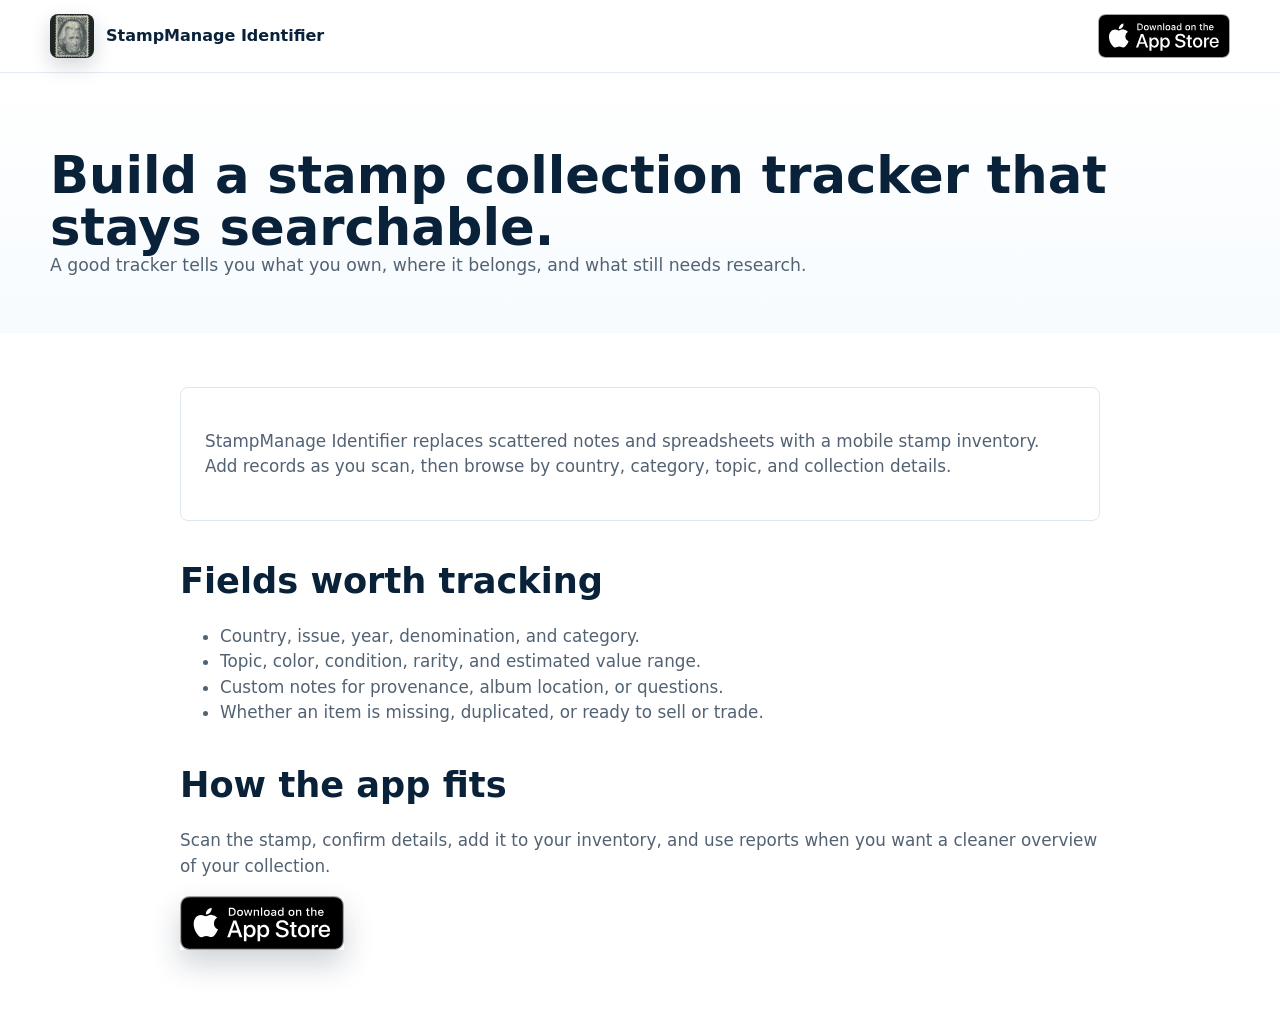
<file: guides/stamp-collection-tracker.html>
<!doctype html>
<html lang="en">
<head>
  <meta charset="utf-8">
  <meta name="viewport" content="width=device-width, initial-scale=1">
  <title>Stamp Collection Tracker: Organize Your Stamp Inventory</title>
  <meta name="description" content="Create a digital stamp collection tracker on iPhone with country, category, topic, condition, value, and notes using StampManage Identifier.">
  <link rel="stylesheet" href="../styles.css">
</head>
<body>
  <header class="site-header"><nav class="nav"><a class="brand" href="../index.html"><img src="../assets/app-icon.jpg" alt=""> <span>StampManage Identifier</span></a><a class="app-store-badge nav-badge" href="https://apps.apple.com/us/app/stampmanage-identifier/id6780072883" aria-label="Download on the App Store"><img src="../assets/download-on-app-store.svg" alt="Download on the App Store"></a></nav></header>
  <main>
    <section class="guide-hero"><div class="section-inner"><h1>Build a stamp collection tracker that stays searchable.</h1><p>A good tracker tells you what you own, where it belongs, and what still needs research.</p></div></section>
    <article class="guide-layout">
      <div class="panel"><p>StampManage Identifier replaces scattered notes and spreadsheets with a mobile stamp inventory. Add records as you scan, then browse by country, category, topic, and collection details.</p></div>
      <h2>Fields worth tracking</h2>
      <ul><li>Country, issue, year, denomination, and category.</li><li>Topic, color, condition, rarity, and estimated value range.</li><li>Custom notes for provenance, album location, or questions.</li><li>Whether an item is missing, duplicated, or ready to sell or trade.</li></ul>
      <h2>How the app fits</h2>
      <p>Scan the stamp, confirm details, add it to your inventory, and use reports when you want a cleaner overview of your collection.</p>
      <a class="app-store-badge" href="https://apps.apple.com/us/app/stampmanage-identifier/id6780072883" aria-label="Download on the App Store"><img src="../assets/download-on-app-store.svg" alt="Download on the App Store"></a>
    </article>
  </main>
  <!-- BEGIN ProvideSupport.com Visitor Monitoring Code -->
  <script>(function(D){function f(){function n(n,e){e=D.createElement("script");e.src="https://image.providesupport.com/"+n,D.body.appendChild(e)}n("js/03rc461rd7kp819k1q60ocgb35/safe-monitor-sync.js?ps_h=vn31&ps_t="+Date.now()),n("sjs/static.js")}D.readyState=="complete"?f():window.addEventListener("load",f)})(document)</script><noscript><div style="display:inline"><a href="https://vm.providesupport.com/03rc461rd7kp819k1q60ocgb35"><img src="//image.providesupport.com/image/03rc461rd7kp819k1q60ocgb35.gif" style="border:0px" alt=""/></a></div></noscript>
  <!-- END ProvideSupport.com Visitor Monitoring Code -->
</body>
</html>
</file>
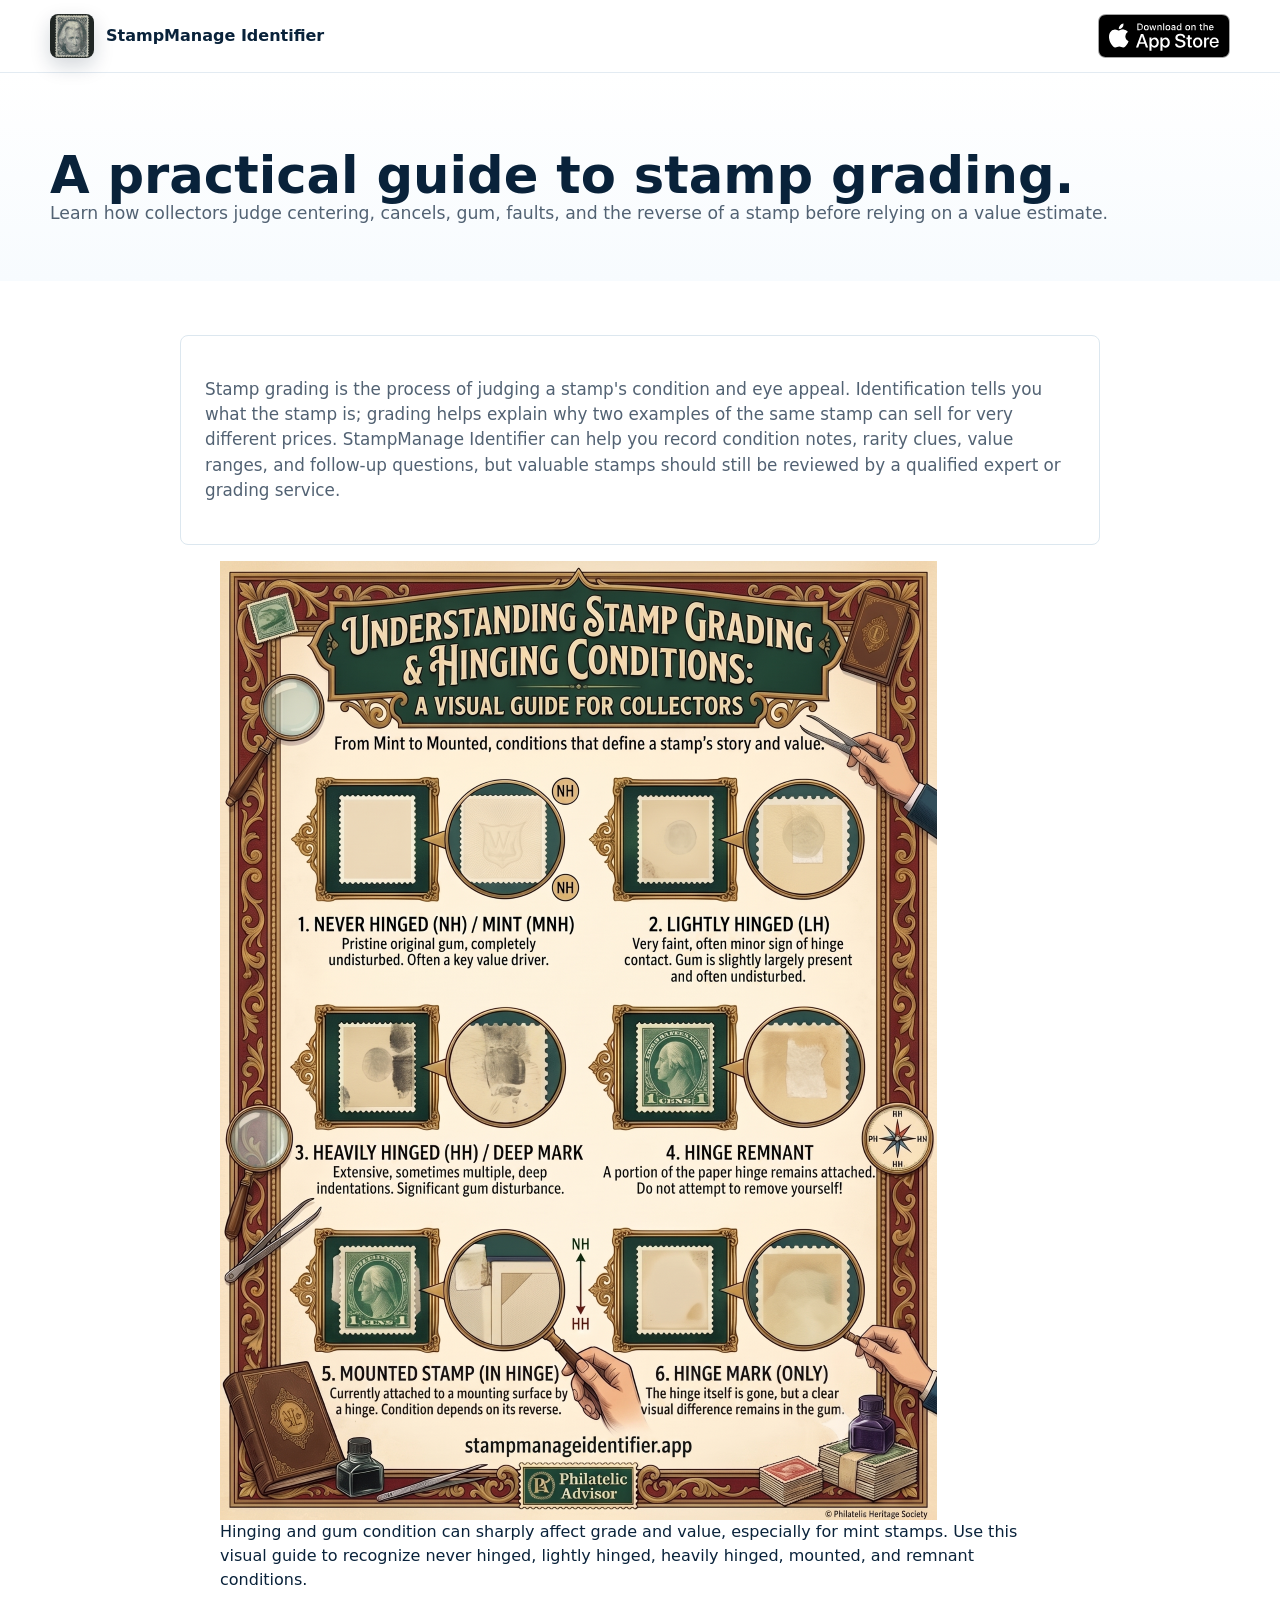
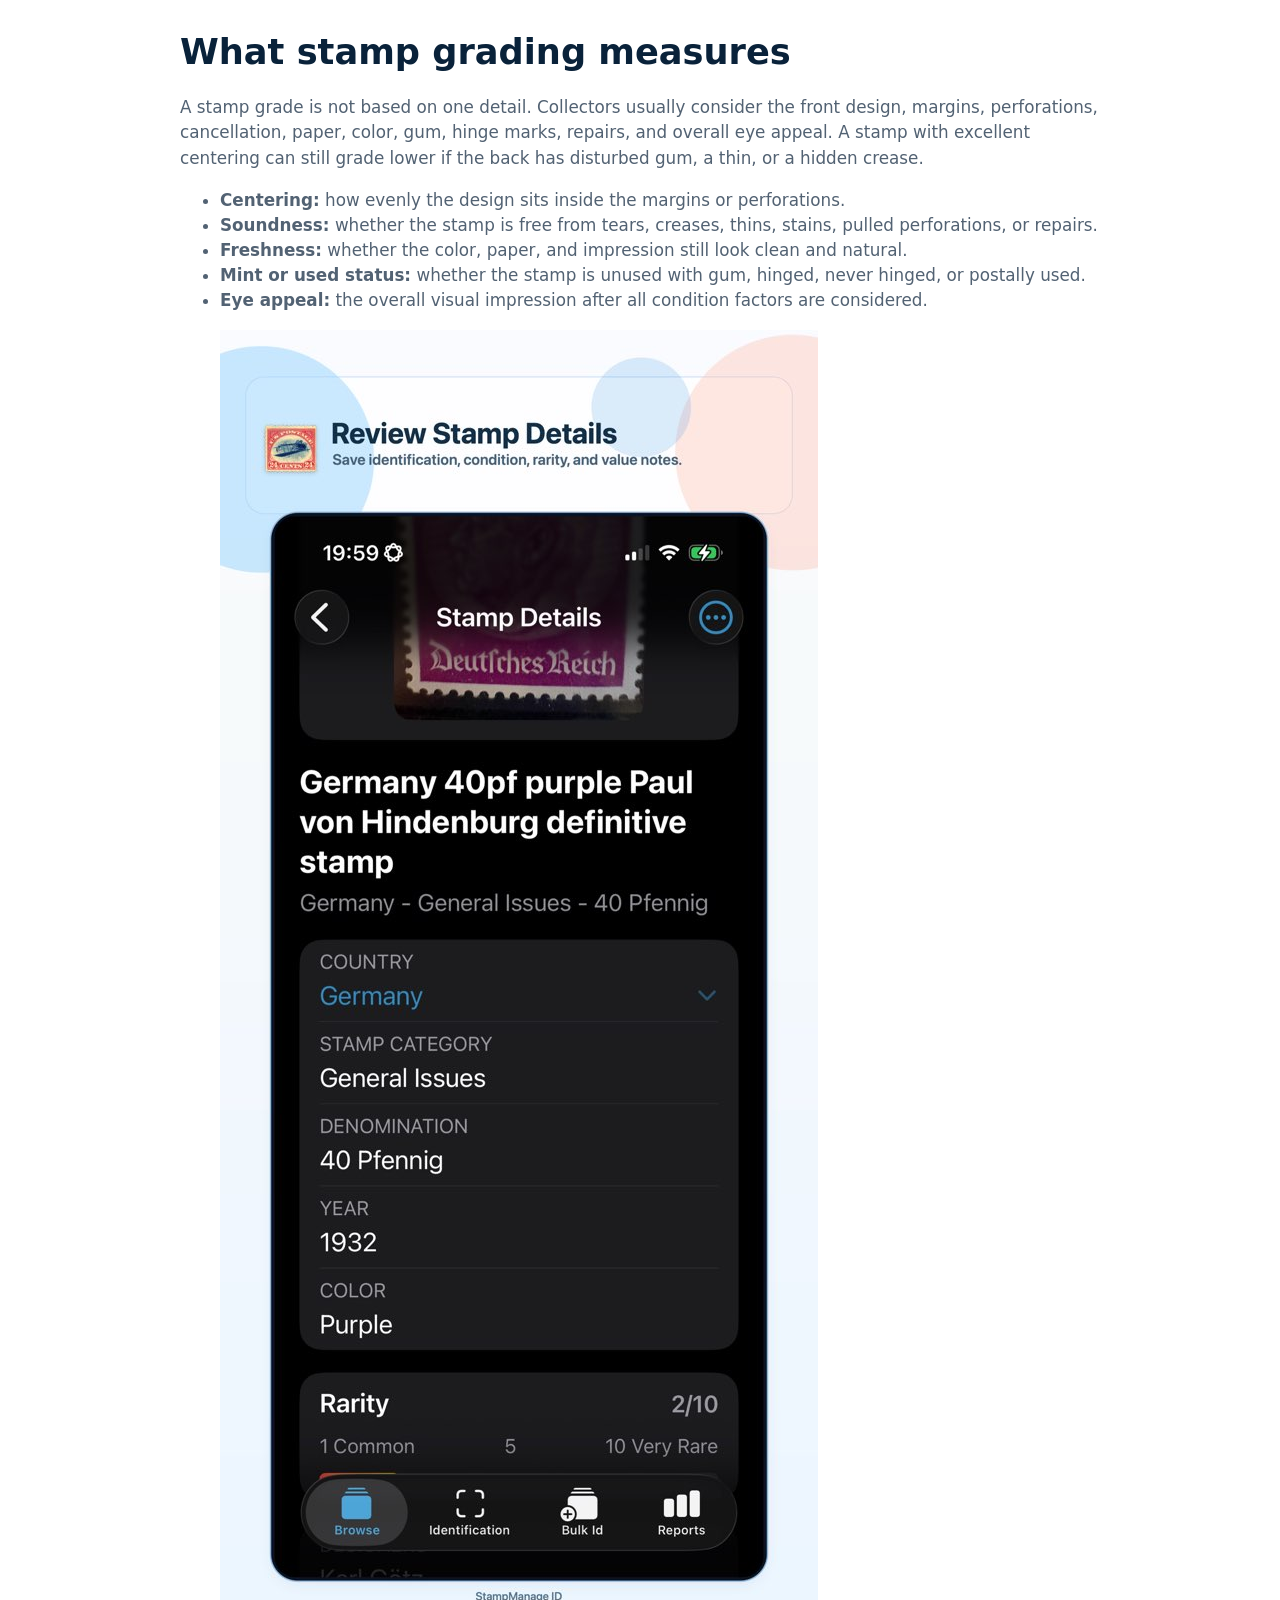
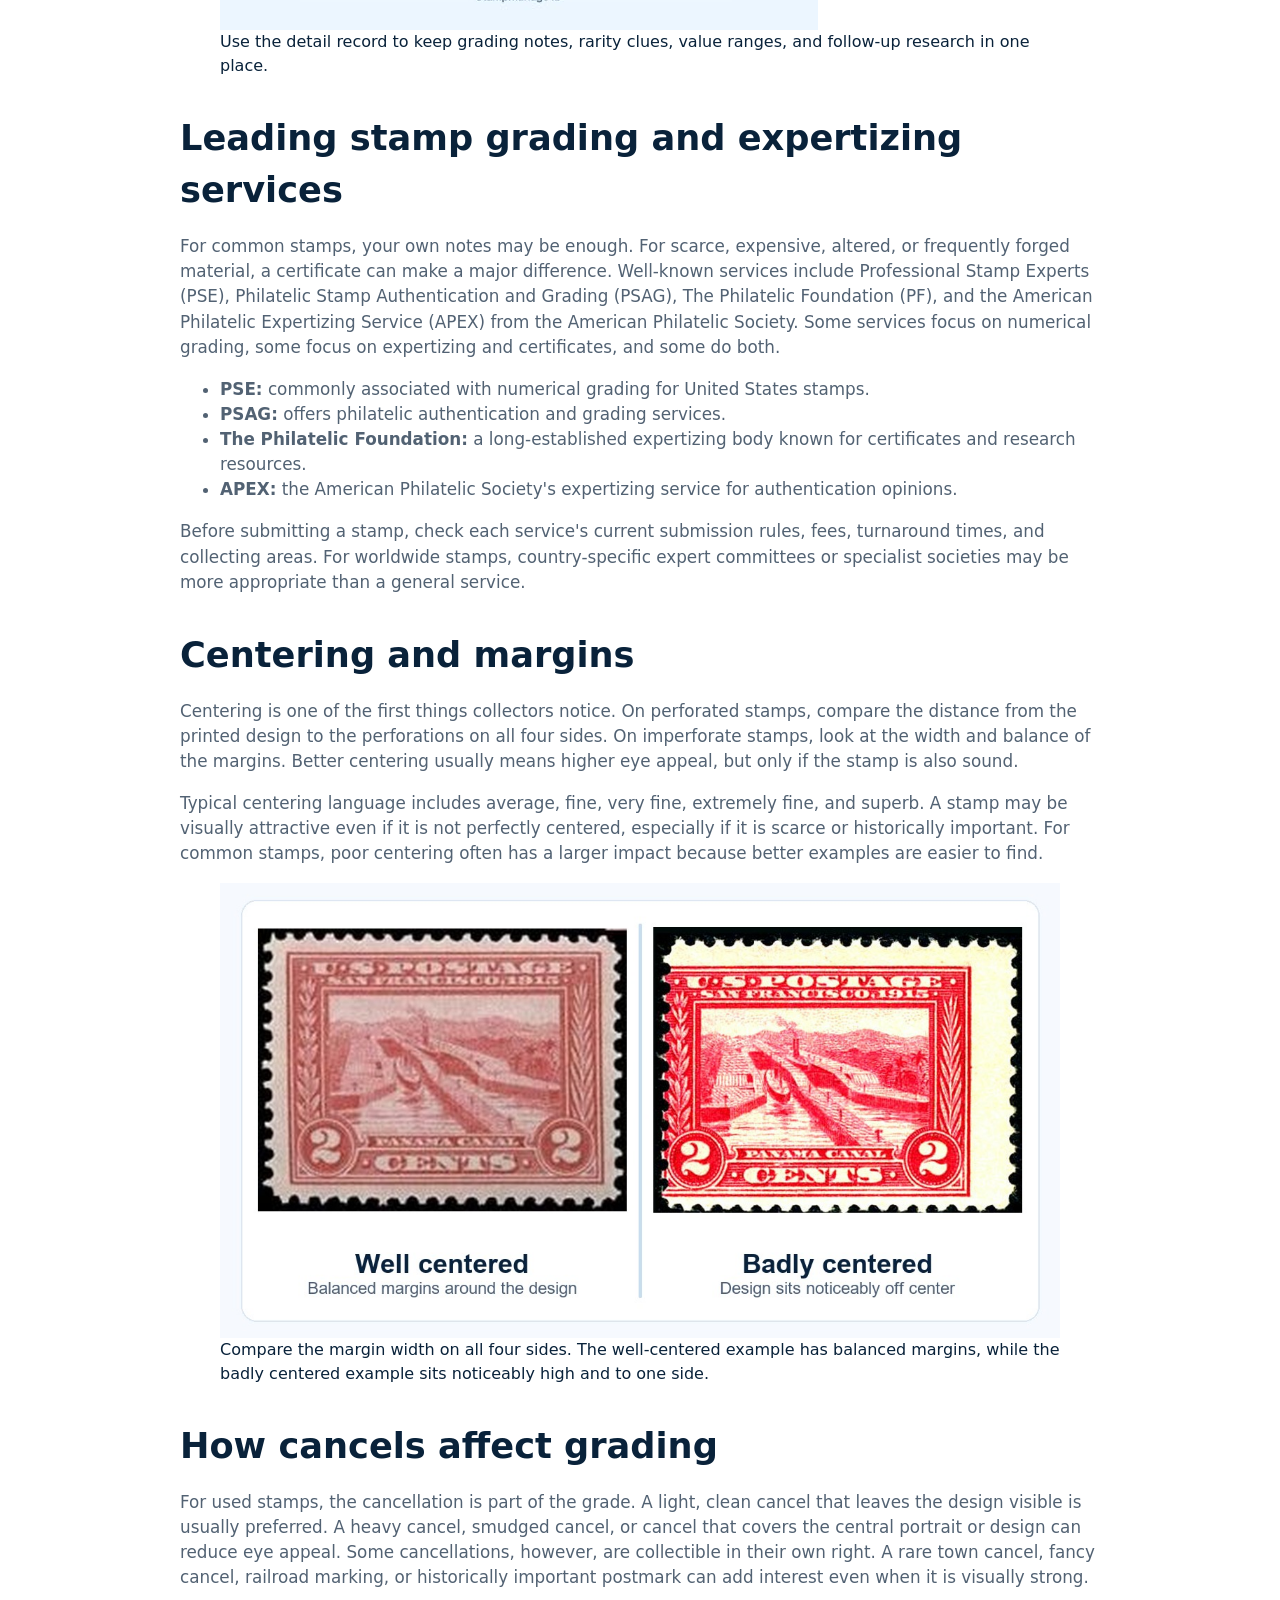
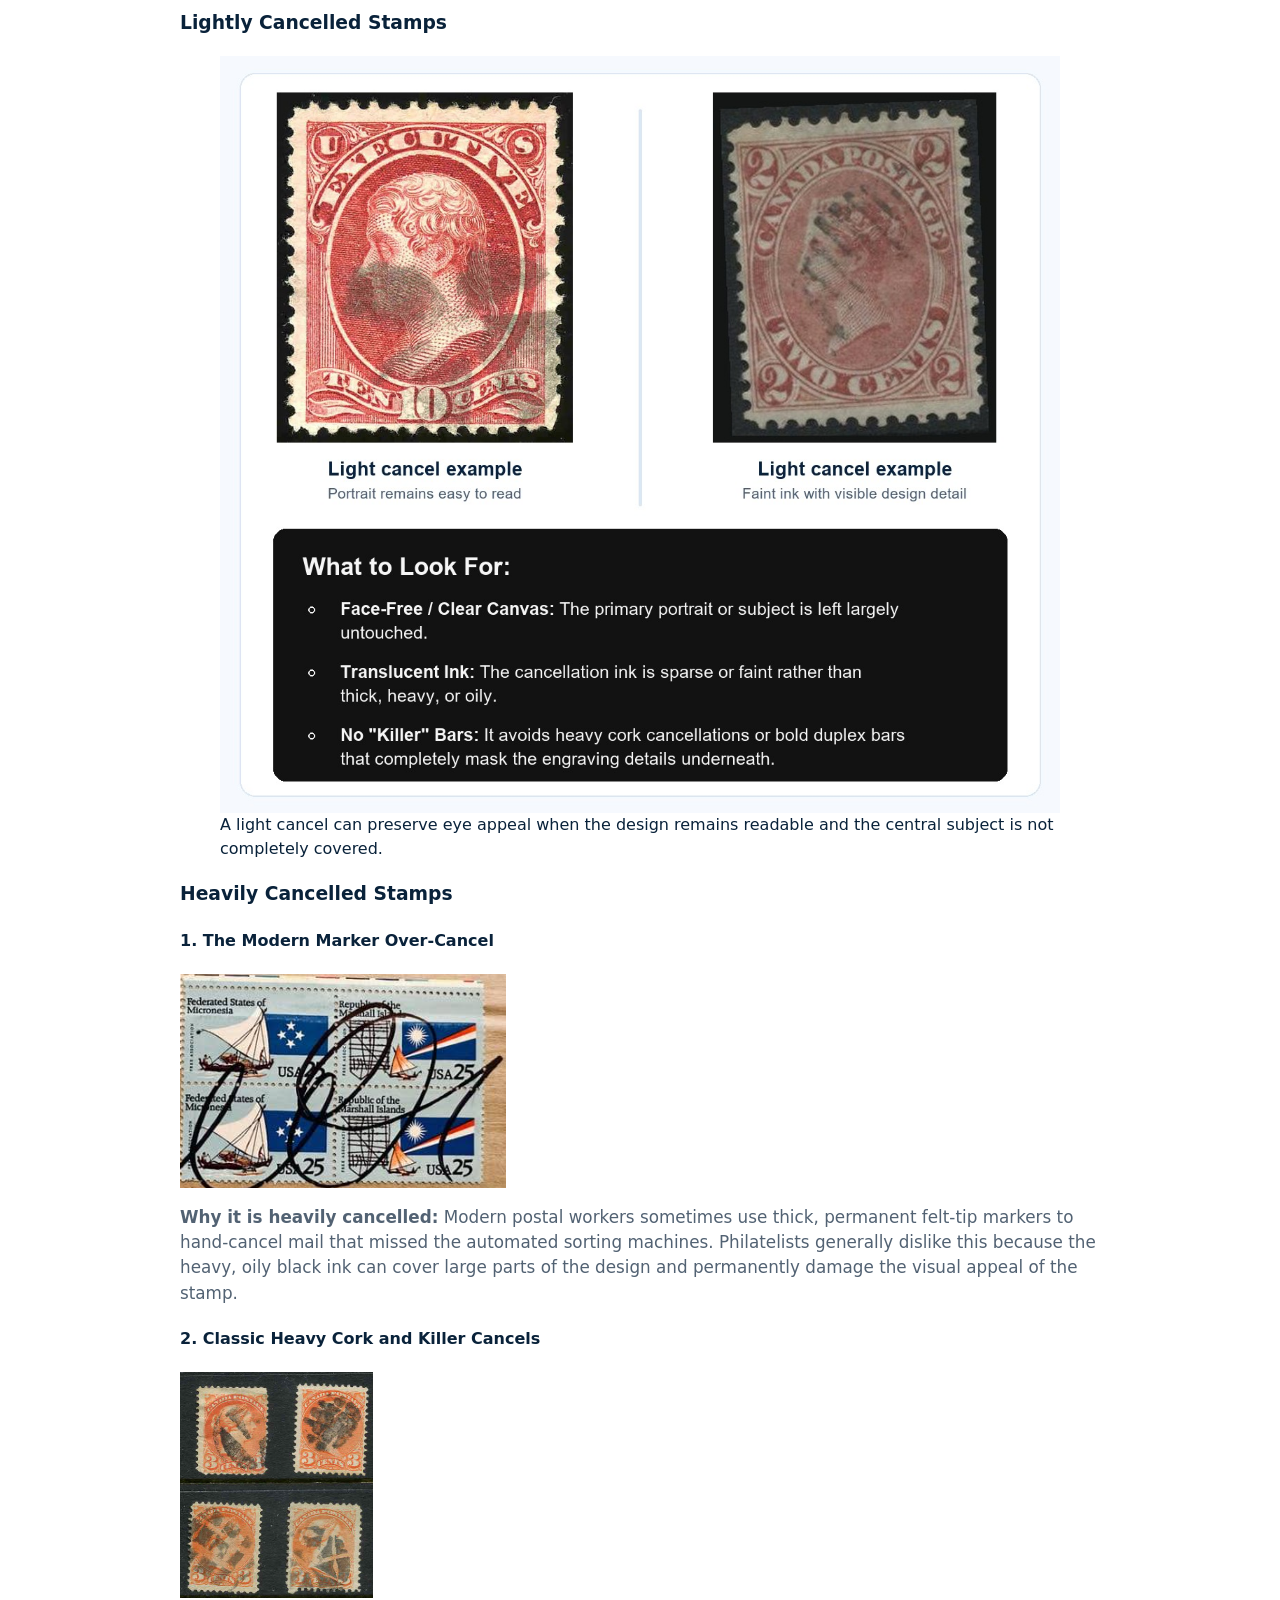
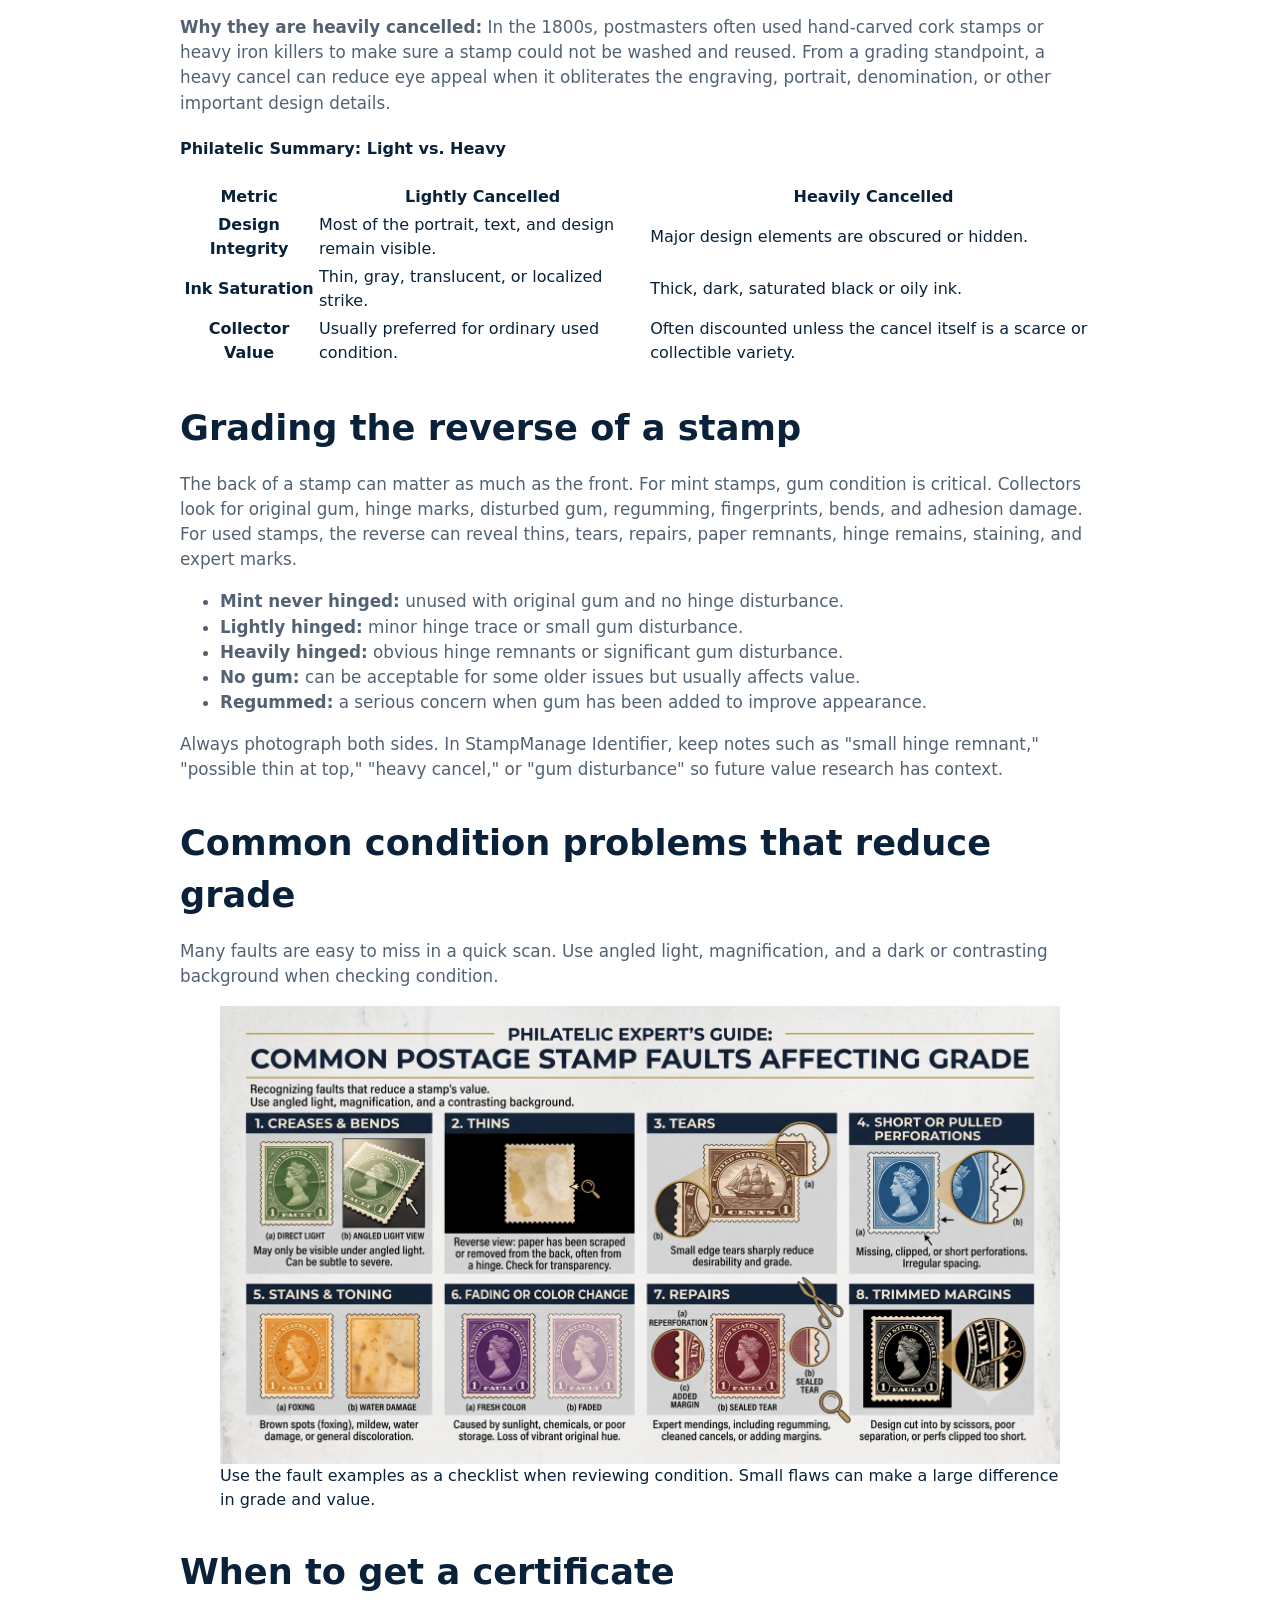
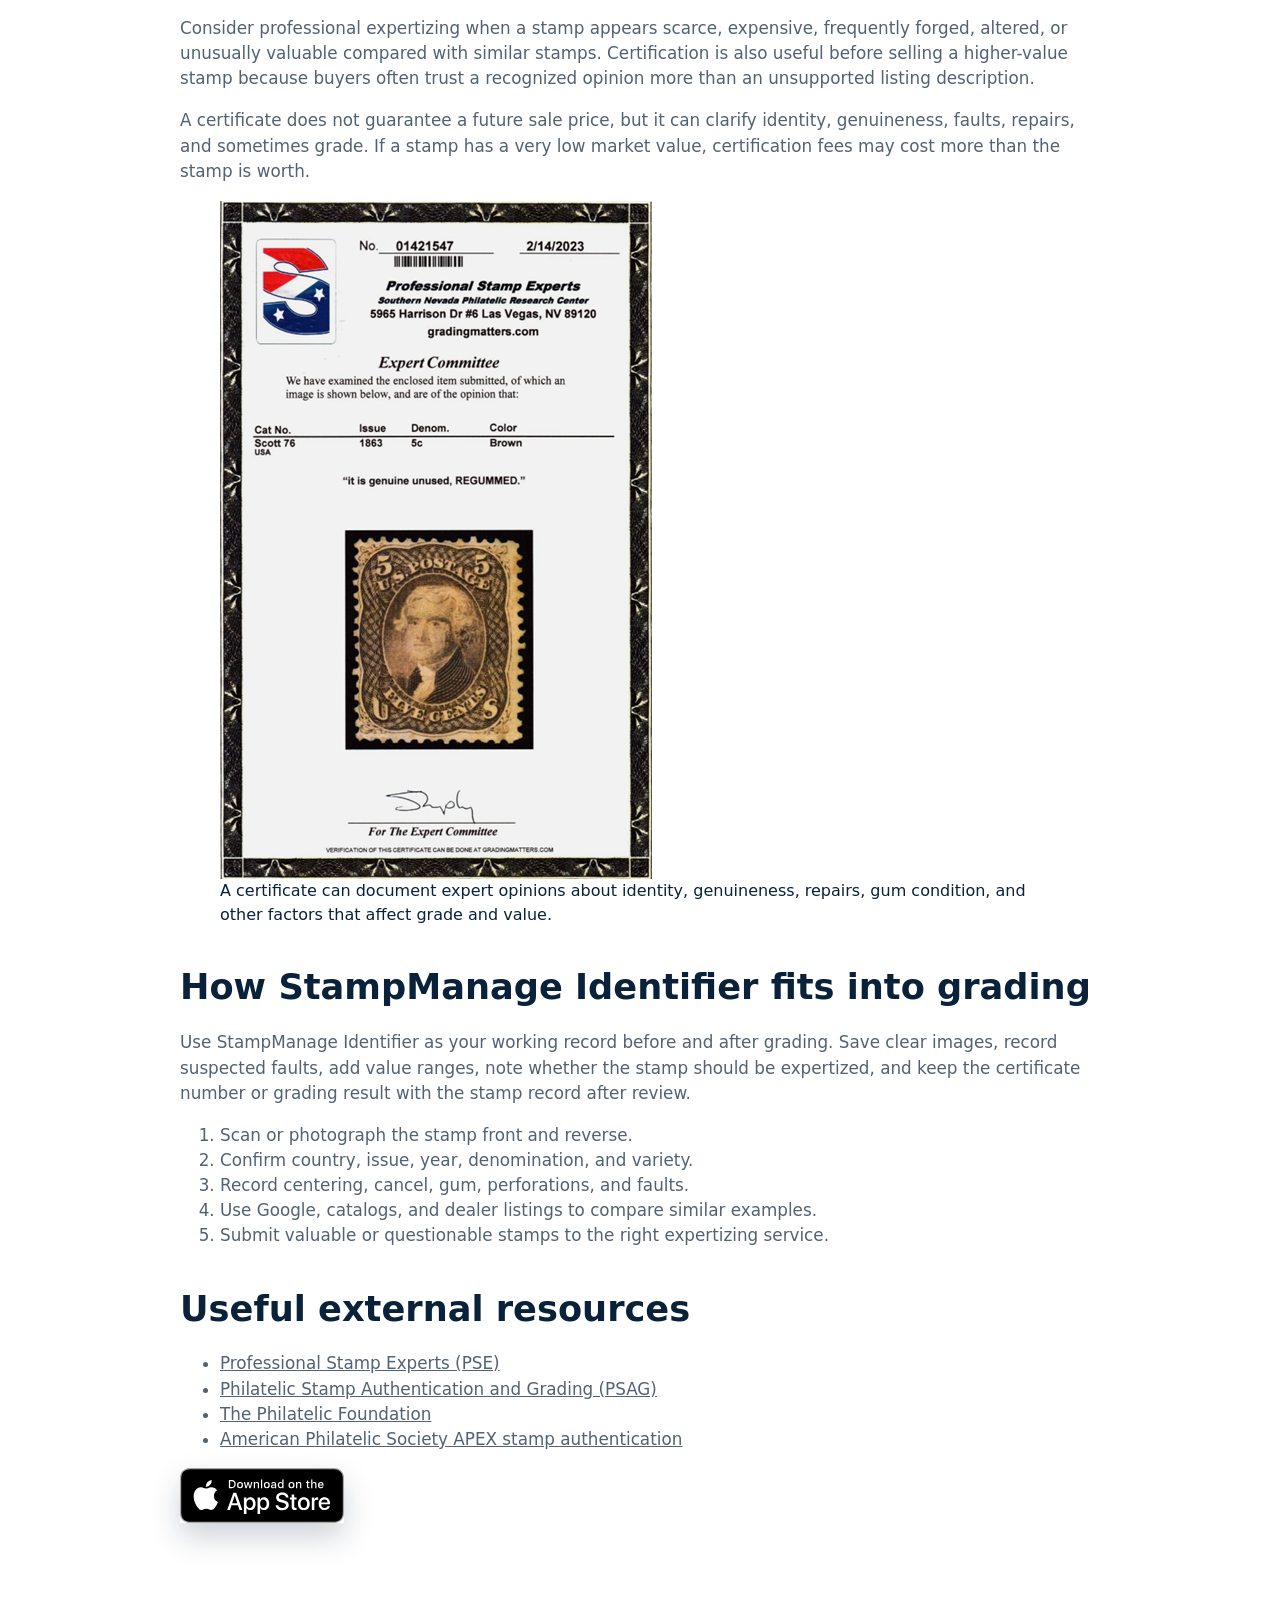
<file: guides/stamp-grading-app.html>
<!doctype html>
<html lang="en">
<head>
  <meta charset="utf-8">
  <meta name="viewport" content="width=device-width, initial-scale=1">
  <title>Stamp Grading Guide: Centering, Cancels, Gum, Faults, and Services</title>
  <meta name="description" content="A complete stamp grading guide covering centering, cancels, gum, reverse condition, common faults, leading grading and expertizing services, and how to record notes in StampManage Identifier.">
  <link rel="stylesheet" href="../styles.css">
</head>
<body>
  <header class="site-header"><nav class="nav"><a class="brand" href="../index.html"><img src="../assets/app-icon.jpg" alt=""> <span>StampManage Identifier</span></a><a class="app-store-badge nav-badge" href="https://apps.apple.com/us/app/stampmanage-identifier/id6780072883" aria-label="Download on the App Store"><img src="../assets/download-on-app-store.svg" alt="Download on the App Store"></a></nav></header>
  <main>
    <section class="guide-hero"><div class="section-inner"><h1>A practical guide to stamp grading.</h1><p>Learn how collectors judge centering, cancels, gum, faults, and the reverse of a stamp before relying on a value estimate.</p></div></section>
    <article class="guide-layout">
      <div class="panel"><p>Stamp grading is the process of judging a stamp's condition and eye appeal. Identification tells you what the stamp is; grading helps explain why two examples of the same stamp can sell for very different prices. StampManage Identifier can help you record condition notes, rarity clues, value ranges, and follow-up questions, but valuable stamps should still be reviewed by a qualified expert or grading service.</p></div>

      <figure class="guide-image">
        <img src="../assets/stamp-hinging.png" alt="Visual guide to stamp grading and hinging conditions from never hinged to hinge remnants">
        <figcaption>Hinging and gum condition can sharply affect grade and value, especially for mint stamps. Use this visual guide to recognize never hinged, lightly hinged, heavily hinged, mounted, and remnant conditions.</figcaption>
      </figure>

      <h2>What stamp grading measures</h2>
      <p>A stamp grade is not based on one detail. Collectors usually consider the front design, margins, perforations, cancellation, paper, color, gum, hinge marks, repairs, and overall eye appeal. A stamp with excellent centering can still grade lower if the back has disturbed gum, a thin, or a hidden crease.</p>
      <ul>
        <li><strong>Centering:</strong> how evenly the design sits inside the margins or perforations.</li>
        <li><strong>Soundness:</strong> whether the stamp is free from tears, creases, thins, stains, pulled perforations, or repairs.</li>
        <li><strong>Freshness:</strong> whether the color, paper, and impression still look clean and natural.</li>
        <li><strong>Mint or used status:</strong> whether the stamp is unused with gum, hinged, never hinged, or postally used.</li>
        <li><strong>Eye appeal:</strong> the overall visual impression after all condition factors are considered.</li>
      </ul>

      <figure class="guide-image">
        <img src="../assets/screenshot-02-02-details.jpg" alt="StampManage Identifier details screen showing rarity and stamp notes">
        <figcaption>Use the detail record to keep grading notes, rarity clues, value ranges, and follow-up research in one place.</figcaption>
      </figure>

      <h2>Leading stamp grading and expertizing services</h2>
      <p>For common stamps, your own notes may be enough. For scarce, expensive, altered, or frequently forged material, a certificate can make a major difference. Well-known services include Professional Stamp Experts (PSE), Philatelic Stamp Authentication and Grading (PSAG), The Philatelic Foundation (PF), and the American Philatelic Expertizing Service (APEX) from the American Philatelic Society. Some services focus on numerical grading, some focus on expertizing and certificates, and some do both.</p>
      <ul>
        <li><strong>PSE:</strong> commonly associated with numerical grading for United States stamps.</li>
        <li><strong>PSAG:</strong> offers philatelic authentication and grading services.</li>
        <li><strong>The Philatelic Foundation:</strong> a long-established expertizing body known for certificates and research resources.</li>
        <li><strong>APEX:</strong> the American Philatelic Society's expertizing service for authentication opinions.</li>
      </ul>
      <p>Before submitting a stamp, check each service's current submission rules, fees, turnaround times, and collecting areas. For worldwide stamps, country-specific expert committees or specialist societies may be more appropriate than a general service.</p>

      <h2>Centering and margins</h2>
      <p>Centering is one of the first things collectors notice. On perforated stamps, compare the distance from the printed design to the perforations on all four sides. On imperforate stamps, look at the width and balance of the margins. Better centering usually means higher eye appeal, but only if the stamp is also sound.</p>
      <p>Typical centering language includes average, fine, very fine, extremely fine, and superb. A stamp may be visually attractive even if it is not perfectly centered, especially if it is scarce or historically important. For common stamps, poor centering often has a larger impact because better examples are easier to find.</p>

      <figure class="guide-image">
        <img src="../assets/stamp-centering-comparison.jpg" alt="Well centered stamp compared with badly centered stamp">
        <figcaption>Compare the margin width on all four sides. The well-centered example has balanced margins, while the badly centered example sits noticeably high and to one side.</figcaption>
      </figure>

      <h2>How cancels affect grading</h2>
      <p>For used stamps, the cancellation is part of the grade. A light, clean cancel that leaves the design visible is usually preferred. A heavy cancel, smudged cancel, or cancel that covers the central portrait or design can reduce eye appeal. Some cancellations, however, are collectible in their own right. A rare town cancel, fancy cancel, railroad marking, or historically important postmark can add interest even when it is visually strong.</p>
      <h3>Lightly Cancelled Stamps</h3>
      <figure class="guide-image">
        <img src="../assets/stamp-lightly-cancelled-stamps.jpg" alt="Two lightly cancelled stamps with grading notes below them">
        <figcaption>A light cancel can preserve eye appeal when the design remains readable and the central subject is not completely covered.</figcaption>
      </figure>

      <section class="cancel-study" aria-labelledby="heavily-cancelled-stamps">
        <h3 id="heavily-cancelled-stamps">Heavily Cancelled Stamps</h3>
        <div class="cancel-example">
          <h4>1. The Modern Marker Over-Cancel</h4>
          <img src="../assets/stamp-heavy-marker-cancel.png" alt="Modern stamps with thick black marker cancellations">
          <p><strong>Why it is heavily cancelled:</strong> Modern postal workers sometimes use thick, permanent felt-tip markers to hand-cancel mail that missed the automated sorting machines. Philatelists generally dislike this because the heavy, oily black ink can cover large parts of the design and permanently damage the visual appeal of the stamp.</p>
        </div>

        <div class="cancel-example">
          <h4>2. Classic Heavy Cork and Killer Cancels</h4>
          <img src="../assets/stamp-heavy-cork-cancels.png" alt="Classic stamps with heavy cork and killer cancellations">
          <p><strong>Why they are heavily cancelled:</strong> In the 1800s, postmasters often used hand-carved cork stamps or heavy iron killers to make sure a stamp could not be washed and reused. From a grading standpoint, a heavy cancel can reduce eye appeal when it obliterates the engraving, portrait, denomination, or other important design details.</p>
        </div>

        <h4>Philatelic Summary: Light vs. Heavy</h4>
        <table class="cancel-summary">
          <thead>
            <tr>
              <th>Metric</th>
              <th>Lightly Cancelled</th>
              <th>Heavily Cancelled</th>
            </tr>
          </thead>
          <tbody>
            <tr>
              <th>Design Integrity</th>
              <td>Most of the portrait, text, and design remain visible.</td>
              <td>Major design elements are obscured or hidden.</td>
            </tr>
            <tr>
              <th>Ink Saturation</th>
              <td>Thin, gray, translucent, or localized strike.</td>
              <td>Thick, dark, saturated black or oily ink.</td>
            </tr>
            <tr>
              <th>Collector Value</th>
              <td>Usually preferred for ordinary used condition.</td>
              <td>Often discounted unless the cancel itself is a scarce or collectible variety.</td>
            </tr>
          </tbody>
        </table>
      </section>

      <h2>Grading the reverse of a stamp</h2>
      <p>The back of a stamp can matter as much as the front. For mint stamps, gum condition is critical. Collectors look for original gum, hinge marks, disturbed gum, regumming, fingerprints, bends, and adhesion damage. For used stamps, the reverse can reveal thins, tears, repairs, paper remnants, hinge remains, staining, and expert marks.</p>
      <ul>
        <li><strong>Mint never hinged:</strong> unused with original gum and no hinge disturbance.</li>
        <li><strong>Lightly hinged:</strong> minor hinge trace or small gum disturbance.</li>
        <li><strong>Heavily hinged:</strong> obvious hinge remnants or significant gum disturbance.</li>
        <li><strong>No gum:</strong> can be acceptable for some older issues but usually affects value.</li>
        <li><strong>Regummed:</strong> a serious concern when gum has been added to improve appearance.</li>
      </ul>
      <p>Always photograph both sides. In StampManage Identifier, keep notes such as "small hinge remnant," "possible thin at top," "heavy cancel," or "gum disturbance" so future value research has context.</p>

      <h2>Common condition problems that reduce grade</h2>
      <p>Many faults are easy to miss in a quick scan. Use angled light, magnification, and a dark or contrasting background when checking condition.</p>
      <figure class="guide-image">
        <img src="../assets/stamp-faults-small.png" alt="Common postage stamp faults that affect grade including creases, thins, tears, short perforations, stains, fading, repairs, and trimmed margins">
        <figcaption>Use the fault examples as a checklist when reviewing condition. Small flaws can make a large difference in grade and value.</figcaption>
      </figure>

      <h2>When to get a certificate</h2>
      <p>Consider professional expertizing when a stamp appears scarce, expensive, frequently forged, altered, or unusually valuable compared with similar stamps. Certification is also useful before selling a higher-value stamp because buyers often trust a recognized opinion more than an unsupported listing description.</p>
      <p>A certificate does not guarantee a future sale price, but it can clarify identity, genuineness, faults, repairs, and sometimes grade. If a stamp has a very low market value, certification fees may cost more than the stamp is worth.</p>
      <figure class="guide-image">
        <img src="../assets/certified-stamp.png" alt="Example professional stamp expert certificate for a certified stamp">
        <figcaption>A certificate can document expert opinions about identity, genuineness, repairs, gum condition, and other factors that affect grade and value.</figcaption>
      </figure>

      <h2>How StampManage Identifier fits into grading</h2>
      <p>Use StampManage Identifier as your working record before and after grading. Save clear images, record suspected faults, add value ranges, note whether the stamp should be expertized, and keep the certificate number or grading result with the stamp record after review.</p>
      <ol>
        <li>Scan or photograph the stamp front and reverse.</li>
        <li>Confirm country, issue, year, denomination, and variety.</li>
        <li>Record centering, cancel, gum, perforations, and faults.</li>
        <li>Use Google, catalogs, and dealer listings to compare similar examples.</li>
        <li>Submit valuable or questionable stamps to the right expertizing service.</li>
      </ol>

      <h2>Useful external resources</h2>
      <ul>
        <li><a href="https://www.psestamp.com/">Professional Stamp Experts (PSE)</a></li>
        <li><a href="https://psaginc.com/">Philatelic Stamp Authentication and Grading (PSAG)</a></li>
        <li><a href="https://www.philatelicfoundation.org/">The Philatelic Foundation</a></li>
        <li><a href="https://stamps.org/services/stamp-authentication">American Philatelic Society APEX stamp authentication</a></li>
      </ul>

      <a class="app-store-badge" href="https://apps.apple.com/us/app/stampmanage-identifier/id6780072883" aria-label="Download on the App Store"><img src="../assets/download-on-app-store.svg" alt="Download on the App Store"></a>
    </article>
  </main>
  <!-- BEGIN ProvideSupport.com Visitor Monitoring Code -->
  <script>(function(D){function f(){function n(n,e){e=D.createElement("script");e.src="https://image.providesupport.com/"+n,D.body.appendChild(e)}n("js/03rc461rd7kp819k1q60ocgb35/safe-monitor-sync.js?ps_h=vn31&ps_t="+Date.now()),n("sjs/static.js")}D.readyState=="complete"?f():window.addEventListener("load",f)})(document)</script><noscript><div style="display:inline"><a href="https://vm.providesupport.com/03rc461rd7kp819k1q60ocgb35"><img src="//image.providesupport.com/image/03rc461rd7kp819k1q60ocgb35.gif" style="border:0px" alt=""/></a></div></noscript>
  <!-- END ProvideSupport.com Visitor Monitoring Code -->
</body>
</html>
</file>
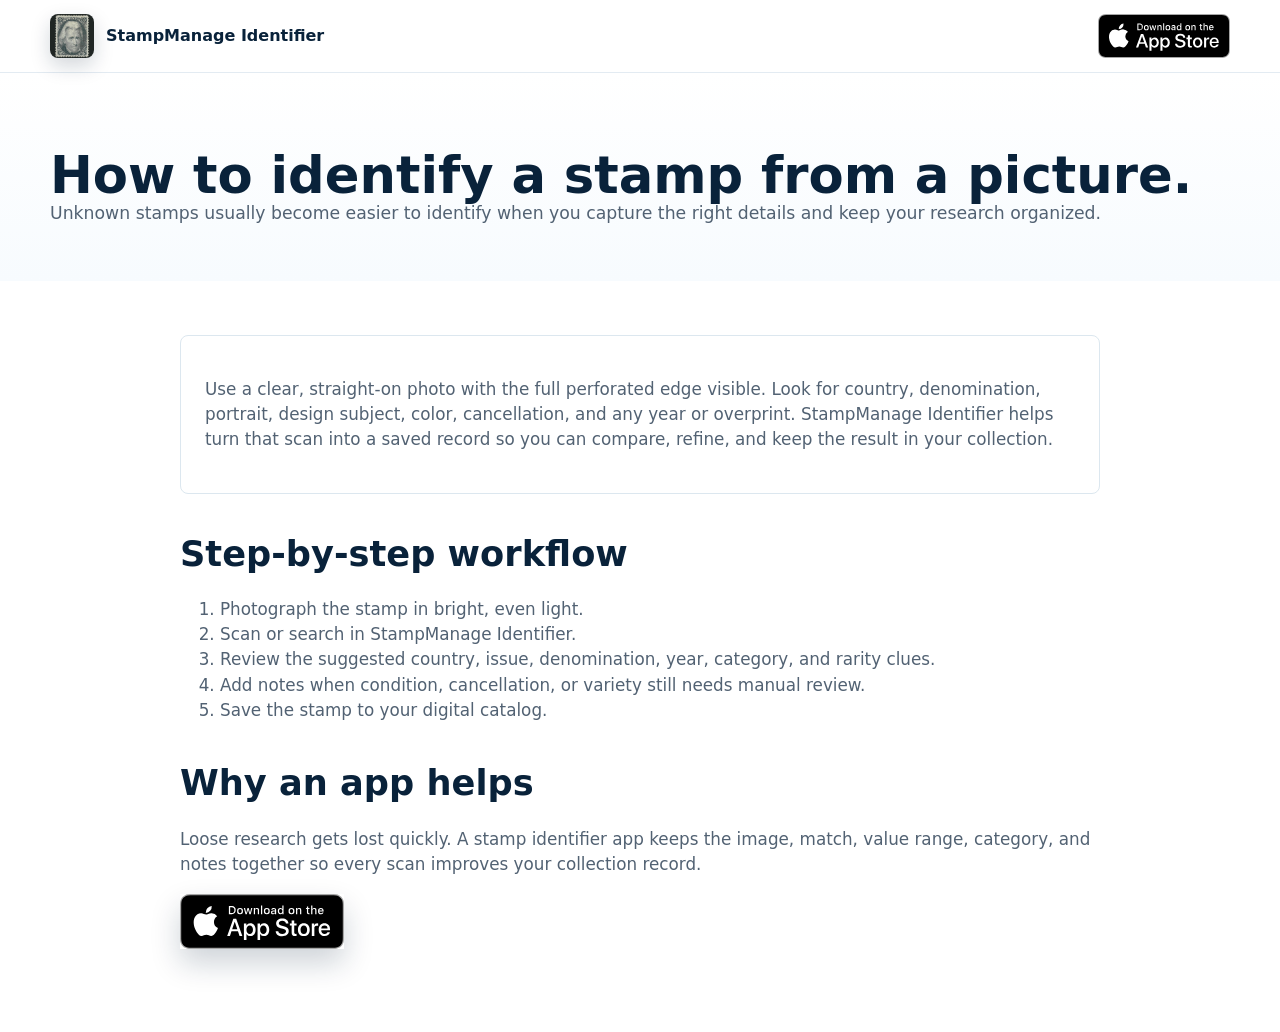
<file: guides/stamp-identifier-app.html>
<!doctype html>
<html lang="en">
<head>
  <meta charset="utf-8">
  <meta name="viewport" content="width=device-width, initial-scale=1">
  <title>Stamp Identifier App: How to Identify a Stamp from a Picture</title>
  <meta name="description" content="Learn how to identify an unknown postage stamp from a picture, then use StampManage Identifier to save details, rarity notes, and value clues.">
  <link rel="stylesheet" href="../styles.css">
</head>
<body>
  <header class="site-header"><nav class="nav"><a class="brand" href="../index.html"><img src="../assets/app-icon.jpg" alt=""> <span>StampManage Identifier</span></a><a class="app-store-badge nav-badge" href="https://apps.apple.com/us/app/stampmanage-identifier/id6780072883" aria-label="Download on the App Store"><img src="../assets/download-on-app-store.svg" alt="Download on the App Store"></a></nav></header>
  <main>
    <section class="guide-hero"><div class="section-inner"><h1>How to identify a stamp from a picture.</h1><p>Unknown stamps usually become easier to identify when you capture the right details and keep your research organized.</p></div></section>
    <article class="guide-layout">
      <div class="panel"><p>Use a clear, straight-on photo with the full perforated edge visible. Look for country, denomination, portrait, design subject, color, cancellation, and any year or overprint. StampManage Identifier helps turn that scan into a saved record so you can compare, refine, and keep the result in your collection.</p></div>
      <h2>Step-by-step workflow</h2>
      <ol><li>Photograph the stamp in bright, even light.</li><li>Scan or search in StampManage Identifier.</li><li>Review the suggested country, issue, denomination, year, category, and rarity clues.</li><li>Add notes when condition, cancellation, or variety still needs manual review.</li><li>Save the stamp to your digital catalog.</li></ol>
      <h2>Why an app helps</h2>
      <p>Loose research gets lost quickly. A stamp identifier app keeps the image, match, value range, category, and notes together so every scan improves your collection record.</p>
      <a class="app-store-badge" href="https://apps.apple.com/us/app/stampmanage-identifier/id6780072883" aria-label="Download on the App Store"><img src="../assets/download-on-app-store.svg" alt="Download on the App Store"></a>
    </article>
  </main>
  <!-- BEGIN ProvideSupport.com Visitor Monitoring Code -->
  <script>(function(D){function f(){function n(n,e){e=D.createElement("script");e.src="https://image.providesupport.com/"+n,D.body.appendChild(e)}n("js/03rc461rd7kp819k1q60ocgb35/safe-monitor-sync.js?ps_h=vn31&ps_t="+Date.now()),n("sjs/static.js")}D.readyState=="complete"?f():window.addEventListener("load",f)})(document)</script><noscript><div style="display:inline"><a href="https://vm.providesupport.com/03rc461rd7kp819k1q60ocgb35"><img src="//image.providesupport.com/image/03rc461rd7kp819k1q60ocgb35.gif" style="border:0px" alt=""/></a></div></noscript>
  <!-- END ProvideSupport.com Visitor Monitoring Code -->
</body>
</html>
</file>
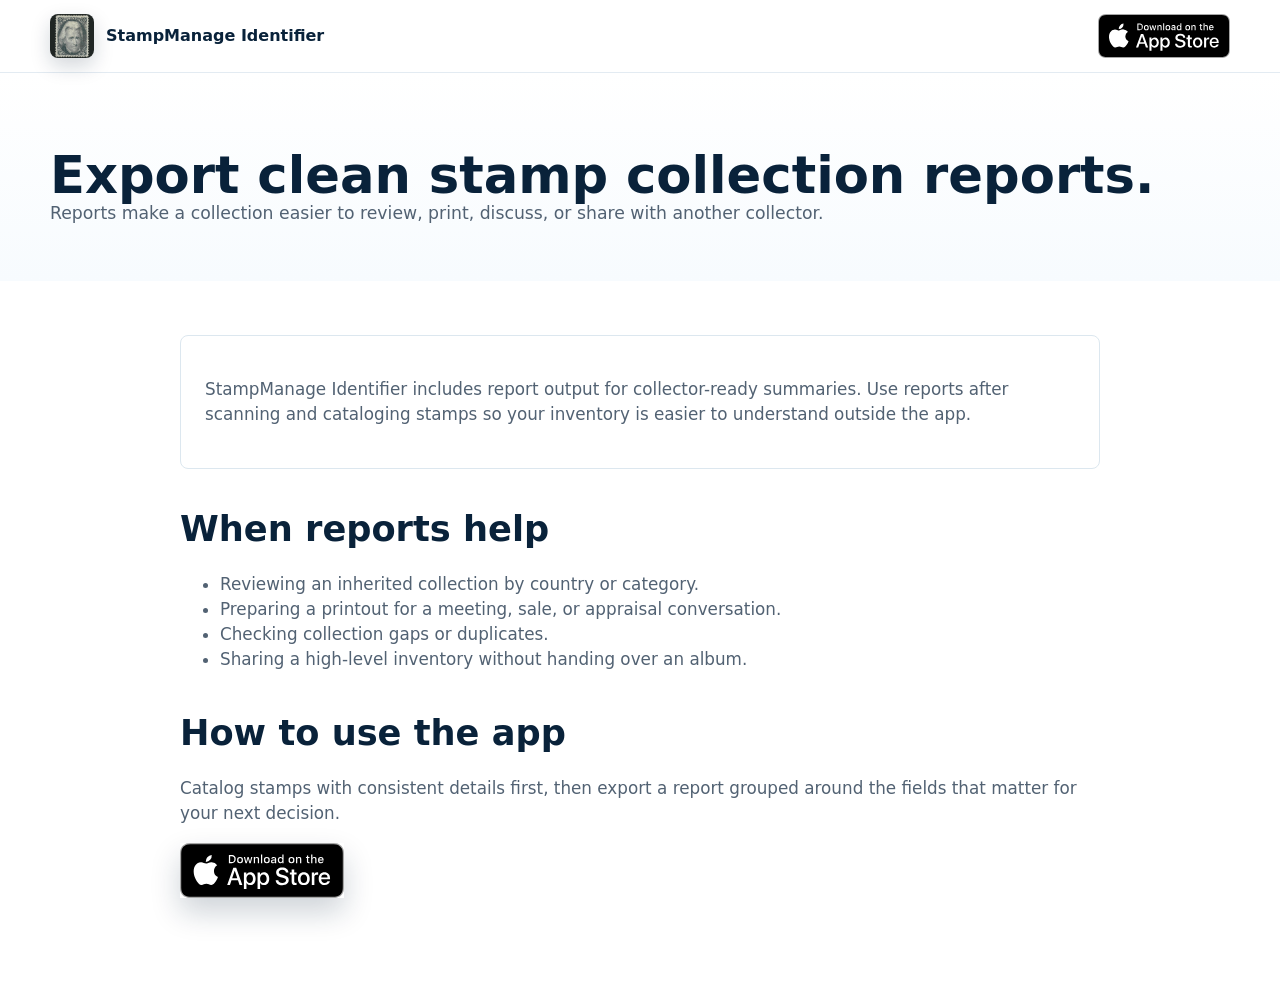
<file: guides/stamp-report-generator.html>
<!doctype html>
<html lang="en">
<head>
  <meta charset="utf-8">
  <meta name="viewport" content="width=device-width, initial-scale=1">
  <title>Stamp Report Generator: Export Your Collection Summary</title>
  <meta name="description" content="Create stamp collection reports for printing, sharing, or reviewing with StampManage Identifier on iPhone.">
  <link rel="stylesheet" href="../styles.css">
</head>
<body>
  <header class="site-header"><nav class="nav"><a class="brand" href="../index.html"><img src="../assets/app-icon.jpg" alt=""> <span>StampManage Identifier</span></a><a class="app-store-badge nav-badge" href="https://apps.apple.com/us/app/stampmanage-identifier/id6780072883" aria-label="Download on the App Store"><img src="../assets/download-on-app-store.svg" alt="Download on the App Store"></a></nav></header>
  <main>
    <section class="guide-hero"><div class="section-inner"><h1>Export clean stamp collection reports.</h1><p>Reports make a collection easier to review, print, discuss, or share with another collector.</p></div></section>
    <article class="guide-layout">
      <div class="panel"><p>StampManage Identifier includes report output for collector-ready summaries. Use reports after scanning and cataloging stamps so your inventory is easier to understand outside the app.</p></div>
      <h2>When reports help</h2>
      <ul><li>Reviewing an inherited collection by country or category.</li><li>Preparing a printout for a meeting, sale, or appraisal conversation.</li><li>Checking collection gaps or duplicates.</li><li>Sharing a high-level inventory without handing over an album.</li></ul>
      <h2>How to use the app</h2>
      <p>Catalog stamps with consistent details first, then export a report grouped around the fields that matter for your next decision.</p>
      <a class="app-store-badge" href="https://apps.apple.com/us/app/stampmanage-identifier/id6780072883" aria-label="Download on the App Store"><img src="../assets/download-on-app-store.svg" alt="Download on the App Store"></a>
    </article>
  </main>
  <!-- BEGIN ProvideSupport.com Visitor Monitoring Code -->
  <script>(function(D){function f(){function n(n,e){e=D.createElement("script");e.src="https://image.providesupport.com/"+n,D.body.appendChild(e)}n("js/03rc461rd7kp819k1q60ocgb35/safe-monitor-sync.js?ps_h=vn31&ps_t="+Date.now()),n("sjs/static.js")}D.readyState=="complete"?f():window.addEventListener("load",f)})(document)</script><noscript><div style="display:inline"><a href="https://vm.providesupport.com/03rc461rd7kp819k1q60ocgb35"><img src="//image.providesupport.com/image/03rc461rd7kp819k1q60ocgb35.gif" style="border:0px" alt=""/></a></div></noscript>
  <!-- END ProvideSupport.com Visitor Monitoring Code -->
</body>
</html>
</file>
<file: styles.css>
:root {
  --ink: #09223a;
  --muted: #526273;
  --blue: #2e6d86;
  --blue-dark: #17465d;
  --blue-soft: #dff2fb;
  --coral-soft: #fde7e2;
  --paper: #ffffff;
  --paper-tint: #f7fbfe;
  --line: #dce7ef;
  --shadow: 0 24px 60px rgba(9, 34, 58, 0.16);
  --radius: 8px;
}

* {
  box-sizing: border-box;
}

html {
  scroll-behavior: smooth;
}

body {
  margin: 0;
  color: var(--ink);
  background: var(--paper);
  font-family: Inter, ui-sans-serif, system-ui, -apple-system, BlinkMacSystemFont, "Segoe UI", sans-serif;
  line-height: 1.5;
}

img {
  display: block;
  max-width: 100%;
}

a {
  color: inherit;
}

.site-header {
  position: sticky;
  top: 0;
  z-index: 20;
  border-bottom: 1px solid rgba(220, 231, 239, 0.8);
  background: rgba(255, 255, 255, 0.92);
  backdrop-filter: blur(16px);
}

.nav {
  width: min(1180px, calc(100% - 32px));
  min-height: 72px;
  margin: 0 auto;
  display: flex;
  align-items: center;
  justify-content: space-between;
  gap: 20px;
}

.brand {
  display: flex;
  align-items: center;
  gap: 12px;
  font-weight: 800;
  text-decoration: none;
}

.brand img {
  width: 44px;
  height: 44px;
  border-radius: 8px;
  box-shadow: 0 8px 20px rgba(9, 34, 58, 0.18);
}

.nav-links {
  display: flex;
  align-items: center;
  gap: 22px;
  color: var(--muted);
  font-size: 0.95rem;
  font-weight: 650;
}

.nav-links a {
  text-decoration: none;
}

.button,
.app-store {
  display: inline-flex;
  align-items: center;
  justify-content: center;
  min-height: 46px;
  padding: 0 18px;
  border-radius: var(--radius);
  background: var(--ink);
  color: #fff;
  font-weight: 800;
  text-decoration: none;
  box-shadow: 0 14px 30px rgba(9, 34, 58, 0.2);
}

.button.secondary {
  background: #fff;
  color: var(--ink);
  border: 1px solid var(--line);
  box-shadow: none;
}

.app-store-badge {
  display: inline-flex;
  line-height: 0;
  text-decoration: none;
  box-shadow: 0 14px 30px rgba(9, 34, 58, 0.2);
}

.app-store-badge img {
  width: 164px;
  height: auto;
}

.app-store-badge.nav-badge {
  box-shadow: none;
}

.app-store-badge.nav-badge img {
  width: 132px;
}

.hero {
  overflow: hidden;
  position: relative;
  padding: 76px 0 40px;
  background:
    radial-gradient(circle at 6% 12%, rgba(191, 231, 249, 0.72) 0 12%, transparent 13%),
    radial-gradient(circle at 94% 16%, rgba(253, 220, 213, 0.8) 0 13%, transparent 14%),
    linear-gradient(180deg, #ffffff 0%, #f7fbfe 100%);
}

.hero-inner,
.section-inner {
  width: min(1180px, calc(100% - 32px));
  margin: 0 auto;
}

.hero-inner {
  display: grid;
  grid-template-columns: minmax(0, 1fr) minmax(360px, 0.95fr);
  align-items: center;
  gap: 54px;
}

.hero-copy h1 {
  margin: 0 0 22px;
  max-width: 760px;
  font-size: clamp(3rem, 7vw, 6.5rem);
  line-height: 0.94;
  letter-spacing: 0;
}

.hero-copy p {
  max-width: 660px;
  margin: 0 0 28px;
  color: var(--muted);
  font-size: clamp(1.1rem, 2vw, 1.38rem);
}

.hero-actions,
.cta-row {
  display: flex;
  flex-wrap: wrap;
  gap: 12px;
  align-items: center;
}

.facts {
  display: flex;
  flex-wrap: wrap;
  gap: 10px;
  margin-top: 28px;
  color: var(--muted);
  font-size: 0.96rem;
  font-weight: 700;
}

.facts span {
  padding: 8px 10px;
  border: 1px solid var(--line);
  border-radius: var(--radius);
  background: rgba(255, 255, 255, 0.72);
}

.phone-cluster {
  min-height: 620px;
  position: relative;
}

.phone {
  position: absolute;
  width: min(52vw, 300px);
  border-radius: 34px;
  box-shadow: var(--shadow);
}

.phone.main {
  right: 14%;
  top: 0;
  z-index: 3;
}

.phone.left {
  left: 0;
  top: 90px;
  z-index: 2;
  transform: rotate(-5deg) scale(0.88);
}

.phone.right {
  right: 0;
  top: 130px;
  z-index: 1;
  transform: rotate(4deg) scale(0.84);
}

.section {
  padding: 80px 0;
}

.section.alt {
  background: var(--paper-tint);
}

.section-head {
  display: grid;
  grid-template-columns: minmax(0, 0.8fr) minmax(280px, 0.55fr);
  gap: 36px;
  align-items: end;
  margin-bottom: 34px;
}

.section h2,
.guide-hero h1 {
  margin: 0;
  font-size: clamp(2rem, 4vw, 3.55rem);
  line-height: 1.02;
  letter-spacing: 0;
}

.section-head p,
.guide-hero p {
  margin: 0;
  color: var(--muted);
  font-size: 1.08rem;
}

.qr-download {
  display: grid;
  grid-template-columns: auto minmax(280px, 420px);
  justify-content: center;
  align-items: center;
  gap: 64px;
  padding: 34px 28px;
  border: 1px solid var(--line);
  border-radius: var(--radius);
  background: #fff;
  box-shadow: 0 18px 50px rgba(9, 34, 58, 0.08);
}

.qr-download .qr-card {
  display: grid;
  gap: 8px;
  justify-items: center;
  padding: 12px;
  border: 1px solid var(--line);
  border-radius: var(--radius);
  text-decoration: none;
  background: #fff;
}

.qr-download .qr-card img {
  width: 116px;
  height: 116px;
  border-radius: 4px;
}

.qr-download .qr-card span {
  color: var(--muted);
  font-size: 0.78rem;
  font-weight: 700;
  line-height: 1;
}

.qr-download-illustration {
  width: 100%;
  max-width: 420px;
  aspect-ratio: 350 / 220;
  object-fit: cover;
  border-radius: var(--radius);
}

.screens {
  display: grid;
  grid-template-columns: repeat(5, minmax(180px, 1fr));
  gap: 18px;
  overflow-x: auto;
  padding-bottom: 10px;
}

.screens figure {
  min-width: 190px;
  margin: 0;
}

.screens img {
  border-radius: 26px;
  border: 1px solid var(--line);
  box-shadow: 0 18px 40px rgba(9, 34, 58, 0.12);
}

.screens figcaption {
  margin-top: 10px;
  color: var(--muted);
  font-size: 0.92rem;
  font-weight: 750;
}

.guide-grid,
.faq-grid {
  display: grid;
  grid-template-columns: repeat(4, minmax(0, 1fr));
  gap: 18px;
}

.guide-card,
.faq-card {
  padding: 22px;
  border: 1px solid var(--line);
  border-radius: var(--radius);
  background: #fff;
}

.guide-card strong,
.faq-card strong {
  display: block;
  margin-bottom: 8px;
  font-size: 1.05rem;
}

.guide-card p,
.faq-card p {
  margin: 0;
  color: var(--muted);
}

.workflow-head {
  margin-bottom: 34px;
  text-align: center;
}

.workflow-head h2 {
  margin: 0;
  font-size: clamp(2.1rem, 3.2vw, 3rem);
  line-height: 1;
  letter-spacing: 0;
}

.steps {
  display: grid;
  grid-template-columns: minmax(150px, 1fr) 56px minmax(150px, 1fr) 56px minmax(150px, 1fr) 56px minmax(150px, 1fr);
  align-items: start;
  gap: 18px;
  max-width: 1080px;
  margin: 0 auto;
}

.step {
  padding: 0;
  border: 0;
  background: transparent;
  text-align: center;
}

.step-icon {
  width: 112px;
  height: 112px;
  margin: 0 auto 18px;
  display: grid;
  place-items: center;
  border-radius: 50%;
  background: #edf5ff;
  box-shadow: inset 0 0 0 1px rgba(46, 109, 134, 0.04);
}

.step-icon svg {
  width: 52px;
  height: 52px;
  fill: none;
  stroke: var(--ink);
  stroke-width: 3.25;
  stroke-linecap: round;
  stroke-linejoin: round;
}

.step strong {
  display: inline-flex;
  align-items: center;
  justify-content: center;
  gap: 8px;
  margin-bottom: 9px;
  color: var(--ink);
  font-size: 1.25rem;
  font-weight: 850;
}

.step strong span {
  width: 26px;
  height: 26px;
  display: inline-grid;
  place-items: center;
  border-radius: 50%;
  background: #2c83d4;
  color: #fff;
  font-size: 0.88rem;
  font-weight: 900;
  line-height: 1;
}

.step p {
  max-width: 190px;
  margin: 0 auto;
  color: var(--ink);
  font-size: 0.98rem;
  line-height: 1.35;
}

.step-arrow {
  padding-top: 44px;
  color: #2c83d4;
  font-size: 1.45rem;
  line-height: 1;
  text-align: center;
}

.guide-card a,
.faq-card a,
.text-link {
  display: inline-flex;
  margin-top: 12px;
  color: var(--blue-dark);
  font-weight: 850;
  text-decoration: none;
}

.quote-band {
  display: grid;
  grid-template-columns: minmax(0, 0.8fr) minmax(280px, 0.45fr);
  gap: 40px;
  align-items: center;
  padding: 40px;
  border-radius: var(--radius);
  background: var(--ink);
  color: #fff;
}

.quote-band p {
  margin: 0;
  font-size: clamp(1.55rem, 3vw, 2.65rem);
  line-height: 1.08;
  font-weight: 850;
}

.quote-image {
  width: 100%;
  border-radius: var(--radius);
  border: 1px solid rgba(255, 255, 255, 0.24);
  box-shadow: 0 18px 38px rgba(0, 0, 0, 0.22);
}

.site-footer {
  padding: 44px 0;
  background: #06192b;
  color: #d7e8f1;
}

.footer-inner {
  width: min(1180px, calc(100% - 32px));
  margin: 0 auto;
  display: flex;
  flex-wrap: wrap;
  justify-content: space-between;
  gap: 20px;
}

.footer-inner a {
  color: #fff;
  font-weight: 750;
  text-decoration: none;
}

.guide-hero {
  padding: 76px 0 54px;
  background: linear-gradient(180deg, #ffffff 0%, #f7fbfe 100%);
}

.guide-layout {
  width: min(920px, calc(100% - 32px));
  margin: 0 auto;
  padding: 54px 0 76px;
}

.guide-layout h2 {
  margin: 34px 0 10px;
  font-size: clamp(1.5rem, 3vw, 2.2rem);
}

.guide-layout p,
.guide-layout li {
  color: var(--muted);
  font-size: 1.05rem;
}

.guide-layout .panel {
  padding: 24px;
  border: 1px solid var(--line);
  border-radius: var(--radius);
  background: #fff;
}

@media (max-width: 920px) {
  .nav-links {
    display: none;
  }

  .hero-inner,
  .section-head,
  .qr-download,
  .quote-band {
    grid-template-columns: 1fr;
  }

  .qr-download {
    justify-items: center;
    gap: 28px;
  }

  .phone-cluster {
    min-height: 560px;
  }

  .phone {
    width: min(68vw, 270px);
  }

  .guide-grid,
  .faq-grid {
    grid-template-columns: repeat(2, minmax(0, 1fr));
  }

  .steps {
    grid-template-columns: minmax(132px, 1fr) 34px minmax(132px, 1fr) 34px minmax(132px, 1fr) 34px minmax(132px, 1fr);
    gap: 10px;
    overflow-x: auto;
    padding-bottom: 8px;
  }

  .step-arrow {
    display: block;
  }
}

@media (max-width: 620px) {
  .hero {
    padding-top: 46px;
  }

  .hero-copy h1 {
    font-size: clamp(2.6rem, 13vw, 4rem);
  }

  .phone-cluster {
    min-height: 450px;
  }

  .phone.main {
    right: 15%;
  }

  .phone.left,
  .phone.right {
    opacity: 0.72;
  }

  .qr-download {
    padding: 24px 20px;
  }

  .guide-grid,
  .faq-grid {
    grid-template-columns: 1fr;
  }

  .steps {
    grid-template-columns: minmax(112px, 1fr) 22px minmax(112px, 1fr) 22px minmax(112px, 1fr) 22px minmax(112px, 1fr);
  }

  .step-icon {
    width: 84px;
    height: 84px;
  }

  .step-icon svg {
    width: 40px;
    height: 40px;
  }

  .step strong {
    font-size: 0.94rem;
  }

  .step strong span {
    width: 21px;
    height: 21px;
    font-size: 0.7rem;
  }

  .step p {
    max-width: 118px;
    font-size: 0.72rem;
  }

  .step-arrow {
    padding-top: 31px;
    font-size: 1rem;
  }
}
</file>
